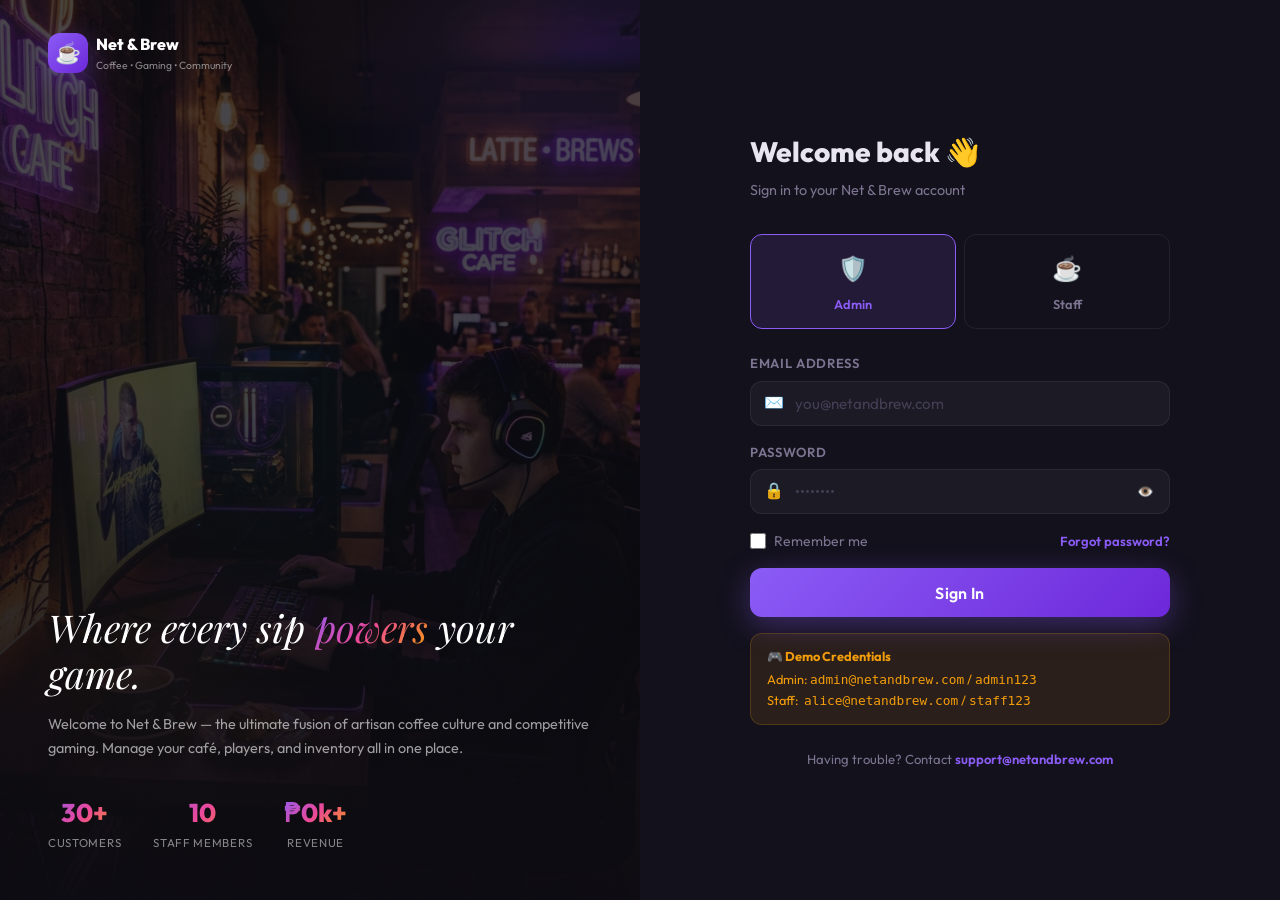
<file: index.html>
<!DOCTYPE html>
<html lang="en">
<head>
  <meta charset="UTF-8" />
  <meta name="viewport" content="width=device-width, initial-scale=1.0" />
  <meta name="description" content="Net & Brew — Login to the Coffee Shop & Gaming Cafe Information System." />
  <title>Login — Net & Brew Information System</title>
  <link rel="stylesheet" href="css/style.css" />
  <link rel="icon" href="data:image/svg+xml,<svg xmlns='http://www.w3.org/2000/svg' viewBox='0 0 100 100'><text y='.9em' font-size='90'>☕</text></svg>" />
  <style>
    .auth-tagline {
      font-family: var(--font-display);
      font-size: 2.4rem;
      font-style: italic;
      line-height: 1.2;
      color: #fff;
      margin-bottom: var(--space-md);
    }
    .auth-tagline span {
      background: var(--grad-hero);
      -webkit-background-clip: text;
      -webkit-text-fill-color: transparent;
      background-clip: text;
    }
    .auth-desc {
      color: rgba(255,255,255,0.6);
      font-size: 0.9rem;
      line-height: 1.7;
    }
    .auth-stats {
      display: flex;
      gap: var(--space-xl);
      margin-top: var(--space-xl);
    }
    .auth-stat-item { text-align: center; }
    .auth-stat-val {
      font-size: 1.6rem;
      font-weight: 800;
      background: var(--grad-hero);
      -webkit-background-clip: text;
      -webkit-text-fill-color: transparent;
      background-clip: text;
    }
    .auth-stat-lbl { font-size: 0.72rem; color: rgba(255,255,255,0.5); text-transform: uppercase; letter-spacing: 0.06em; }

    .form-title { font-size: 1.75rem; font-weight: 800; margin-bottom: 4px; }
    .form-subtitle { color: var(--clr-text-muted); font-size: 0.9rem; margin-bottom: var(--space-xl); }

    .role-selector {
      display: grid;
      grid-template-columns: 1fr 1fr;
      gap: var(--space-sm);
      margin-bottom: var(--space-lg);
    }
    .role-option {
      position: relative;
    }
    .role-option input { position: absolute; opacity: 0; width: 0; height: 0; }
    .role-label {
      display: flex;
      flex-direction: column;
      align-items: center;
      gap: 6px;
      padding: 0.875rem;
      border: 1px solid var(--clr-border);
      border-radius: var(--radius-md);
      cursor: pointer;
      transition: all var(--duration-base) var(--ease);
      font-size: 0.8rem;
      font-weight: 600;
      color: var(--clr-text-muted);
    }
    .role-label .role-icon { font-size: 1.5rem; }
    .role-option input:checked + .role-label {
      border-color: var(--clr-primary);
      background: var(--clr-primary-soft);
      color: var(--clr-primary);
    }
    .role-label:hover {
      border-color: var(--clr-border-hover);
      color: var(--clr-text);
    }

    .remember-forgot {
      display: flex;
      justify-content: space-between;
      align-items: center;
    }
    .forgot-link {
      font-size: 0.82rem;
      color: var(--clr-primary);
      font-weight: 600;
      transition: opacity var(--duration-fast);
    }
    .forgot-link:hover { opacity: 0.75; }

    .demo-creds {
      background: var(--clr-amber-soft);
      border: 1px solid rgba(245,158,11,0.2);
      border-radius: var(--radius-md);
      padding: 0.75rem 1rem;
      font-size: 0.8rem;
      color: var(--clr-amber);
      margin-top: var(--space-md);
    }
    .demo-creds strong { display: block; margin-bottom: 2px; font-weight: 700; }

    /* Animated background orbs */
    .auth-orbs {
      position: absolute;
      inset: 0;
      overflow: hidden;
      pointer-events: none;
      z-index: 0;
    }
    .orb {
      position: absolute;
      border-radius: 50%;
      filter: blur(80px);
      opacity: 0.15;
    }
    .orb-1 { width: 300px; height: 300px; background: var(--clr-primary); top: -50px; right: -50px; animation: float 6s ease-in-out infinite; }
    .orb-2 { width: 200px; height: 200px; background: var(--clr-amber); bottom: 100px; left: 50px; animation: float 8s ease-in-out infinite reverse; }
    .orb-3 { width: 150px; height: 150px; background: var(--clr-teal); top: 40%; left: 30%; animation: float 7s ease-in-out infinite 2s; }
  </style>
</head>
<body>

<div class="auth-layout">
  <!-- Left Panel -->
  <div class="auth-panel-left">
    <img src="assets/hero_bg.jpg" alt="Net & Brew Cafe Interior" class="bg-image" />
    <div class="auth-orbs">
      <div class="orb orb-1"></div>
      <div class="orb orb-2"></div>
      <div class="orb orb-3"></div>
    </div>
    <div class="auth-left-logo">
      <div style="width:40px;height:40px;background:var(--grad-primary);border-radius:var(--radius-md);display:flex;align-items:center;justify-content:center;font-size:1.3rem;box-shadow:var(--shadow-primary)">☕</div>
      <div>
        <div style="font-size:1rem;font-weight:800;color:#fff">Net & Brew</div>
        <div style="font-size:0.65rem;color:rgba(255,255,255,0.5)">Coffee • Gaming • Community</div>
      </div>
    </div>
    <div class="auth-left-content animate-slide-up">
      <div class="auth-tagline">Where every sip <span>powers</span> your game.</div>
      <p class="auth-desc">Welcome to Net & Brew — the ultimate fusion of artisan coffee culture and competitive gaming. Manage your café, players, and inventory all in one place.</p>
      <div class="auth-stats">
        <div class="auth-stat-item">
          <div class="auth-stat-val">30+</div>
          <div class="auth-stat-lbl">Customers</div>
        </div>
        <div class="auth-stat-item">
          <div class="auth-stat-val">10</div>
          <div class="auth-stat-lbl">Staff Members</div>
        </div>
        <div class="auth-stat-item">
          <div class="auth-stat-val">₱0k+</div>
          <div class="auth-stat-lbl">Revenue</div>
        </div>
      </div>
    </div>
  </div>

  <!-- Right Panel (Login Form) -->
  <div class="auth-panel-right">
    <div class="auth-form-wrap animate-slide-up-delay-1">
      <div id="loginAlert" class="alert alert-error hidden" style="margin-bottom:1rem" role="alert">
        <span>⚠️</span>
        <span id="loginAlertMsg">Invalid credentials.</span>
      </div>

      <h1 class="form-title">Welcome back 👋</h1>
      <p class="form-subtitle">Sign in to your Net & Brew account</p>

      <!-- Role Selector -->
      <div class="role-selector" role="radiogroup" aria-label="Select your role">
        <div class="role-option">
          <input type="radio" name="role" id="roleAdmin" value="admin" checked />
          <label class="role-label" for="roleAdmin">
            <span class="role-icon">🛡️</span>
            Admin
          </label>
        </div>
        <div class="role-option">
          <input type="radio" name="role" id="roleStaff" value="staff" />
          <label class="role-label" for="roleStaff">
            <span class="role-icon">☕</span>
            Staff
          </label>
        </div>
      </div>

      <form id="loginForm" novalidate>
        <div style="display:flex;flex-direction:column;gap:var(--space-md)">
          <div class="form-group">
            <label class="form-label" for="loginEmail">Email Address</label>
            <div class="input-wrapper">
              <span class="input-icon">✉️</span>
              <input class="form-control" type="email" id="loginEmail" placeholder="you@netandbrew.com" autocomplete="email" required />
            </div>
            <span class="form-error-msg hidden" id="emailError">Please enter a valid email.</span>
          </div>

          <div class="form-group">
            <label class="form-label" for="loginPassword">Password</label>
            <div class="input-wrapper">
              <span class="input-icon">🔒</span>
              <input class="form-control" type="password" id="loginPassword" placeholder="••••••••" autocomplete="current-password" required />
              <button class="input-action" type="button" id="togglePass" aria-label="Toggle password visibility">👁️</button>
            </div>
            <span class="form-error-msg hidden" id="passError">Password is required.</span>
          </div>

          <div class="remember-forgot">
            <label class="checkbox-group">
              <input type="checkbox" id="rememberMe" />
              <span>Remember me</span>
            </label>
            <a href="forgot-password.html" class="forgot-link">Forgot password?</a>
          </div>

          <button class="btn btn-primary btn-full btn-lg" type="submit" id="loginBtn">
            <span id="loginBtnText">Sign In</span>
            <span class="loader hidden" id="loginLoader"></span>
          </button>
        </div>
      </form>

      <div class="demo-creds">
        <strong>🎮 Demo Credentials</strong>
        Admin: <code>admin@netandbrew.com</code> / <code>admin123</code><br/>
        Staff: &nbsp;<code>alice@netandbrew.com</code> / <code>staff123</code>
      </div>

      <p style="text-align:center;margin-top:var(--space-lg);font-size:0.82rem;color:var(--clr-text-muted)">
        Having trouble? Contact <a href="mailto:support@netandbrew.com" style="color:var(--clr-primary);font-weight:600">support@netandbrew.com</a>
      </p>
    </div>
  </div>
</div>

<!-- Toast Container -->
<div class="toast-container" id="toastContainer"></div>

<script>
  /* ── Demo Auth ── */
  const USERS = [
    { email: 'admin@netandbrew.com', password: 'admin123', role: 'admin', name: 'Alice Smith', avatar: 'AS' },
    { email: 'alice@netandbrew.com', password: 'staff123', role: 'staff', name: 'Bob Jones', avatar: 'BJ' },
  ];

  /* Toggle password visibility */
  document.getElementById('togglePass').addEventListener('click', function() {
    const inp = document.getElementById('loginPassword');
    const isText = inp.type === 'text';
    inp.type = isText ? 'password' : 'text';
    this.textContent = isText ? '👁️' : '🙈';
  });

  /* Form submission */
  document.getElementById('loginForm').addEventListener('submit', function(e) {
    e.preventDefault();
    const email    = document.getElementById('loginEmail').value.trim();
    const password = document.getElementById('loginPassword').value;
    const role     = document.querySelector('input[name="role"]:checked').value;
    let valid = true;

    // Validate email
    const emailErr = document.getElementById('emailError');
    const emailCtrl = document.getElementById('loginEmail');
    if (!email || !/^[^\s@]+@[^\s@]+\.[^\s@]+$/.test(email)) {
      emailCtrl.classList.add('is-error');
      emailErr.classList.remove('hidden');
      valid = false;
    } else {
      emailCtrl.classList.remove('is-error');
      emailErr.classList.add('hidden');
    }

    // Validate password
    const passErr  = document.getElementById('passError');
    const passCtrl = document.getElementById('loginPassword');
    if (!password) {
      passCtrl.classList.add('is-error');
      passErr.classList.remove('hidden');
      valid = false;
    } else {
      passCtrl.classList.remove('is-error');
      passErr.classList.add('hidden');
    }

    if (!valid) return;

    // Show loading
    document.getElementById('loginBtnText').classList.add('hidden');
    document.getElementById('loginLoader').classList.remove('hidden');
    document.getElementById('loginBtn').disabled = true;

    setTimeout(() => {
      const user = USERS.find(u => u.email === email && u.password === password);
      if (user) {
        // Save session
        sessionStorage.setItem('nb_user', JSON.stringify(user));
        showToast('Welcome back, ' + user.name + '! 🎮☕', 'success');
        setTimeout(() => { window.location.href = 'dashboard.html'; }, 800);
      } else {
        document.getElementById('loginBtn').disabled = false;
        document.getElementById('loginBtnText').classList.remove('hidden');
        document.getElementById('loginLoader').classList.add('hidden');
        const alert = document.getElementById('loginAlert');
        document.getElementById('loginAlertMsg').textContent = 'Invalid email or password. Try the demo credentials.';
        alert.classList.remove('hidden');
        setTimeout(() => alert.classList.add('hidden'), 4000);
      }
    }, 1200);
  });

  /* Toast helper */
  function showToast(msg, type = 'success') {
    const tc = document.getElementById('toastContainer');
    const toast = document.createElement('div');
    toast.className = `toast toast-${type}`;
    toast.innerHTML = `<span class="toast-icon">${type === 'success' ? '✅' : '❌'}</span><span>${msg}</span>`;
    tc.appendChild(toast);
    setTimeout(() => toast.remove(), 3500);
  }
</script>
</body>
</html>
</file>
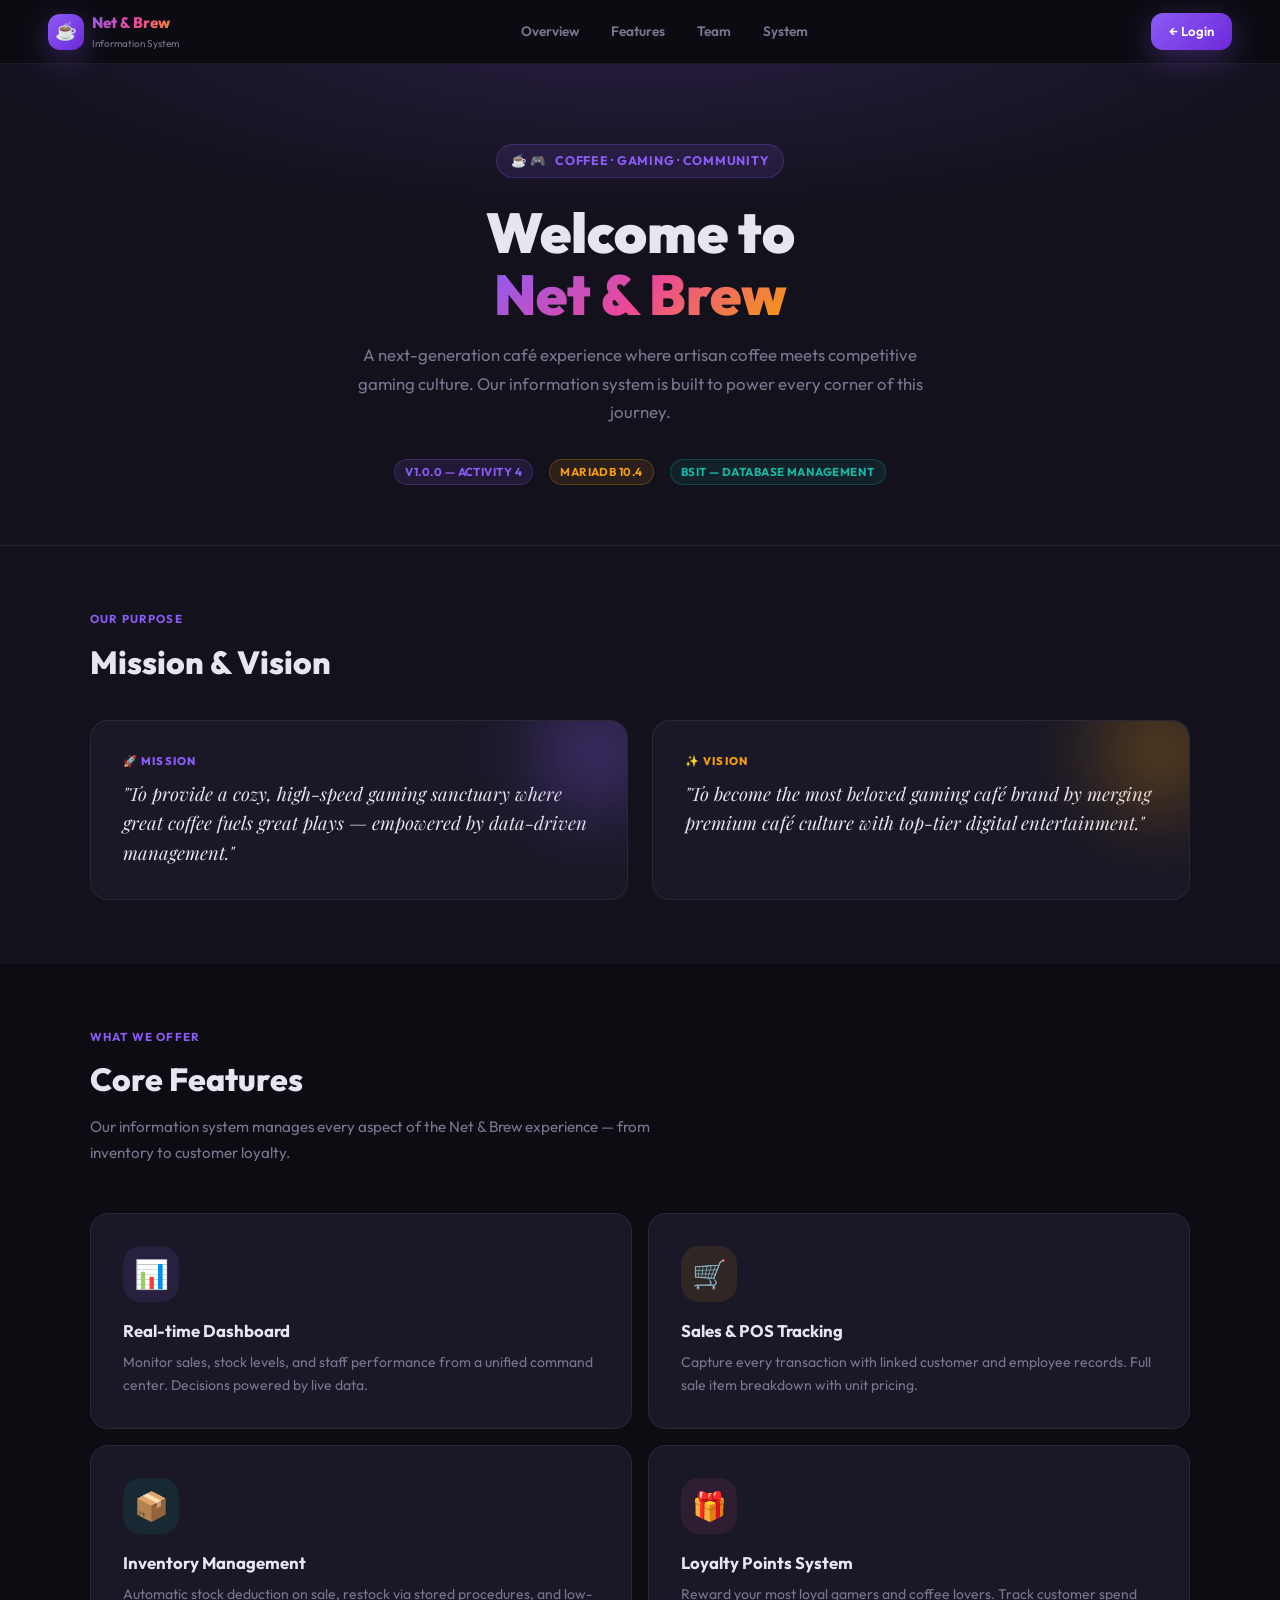
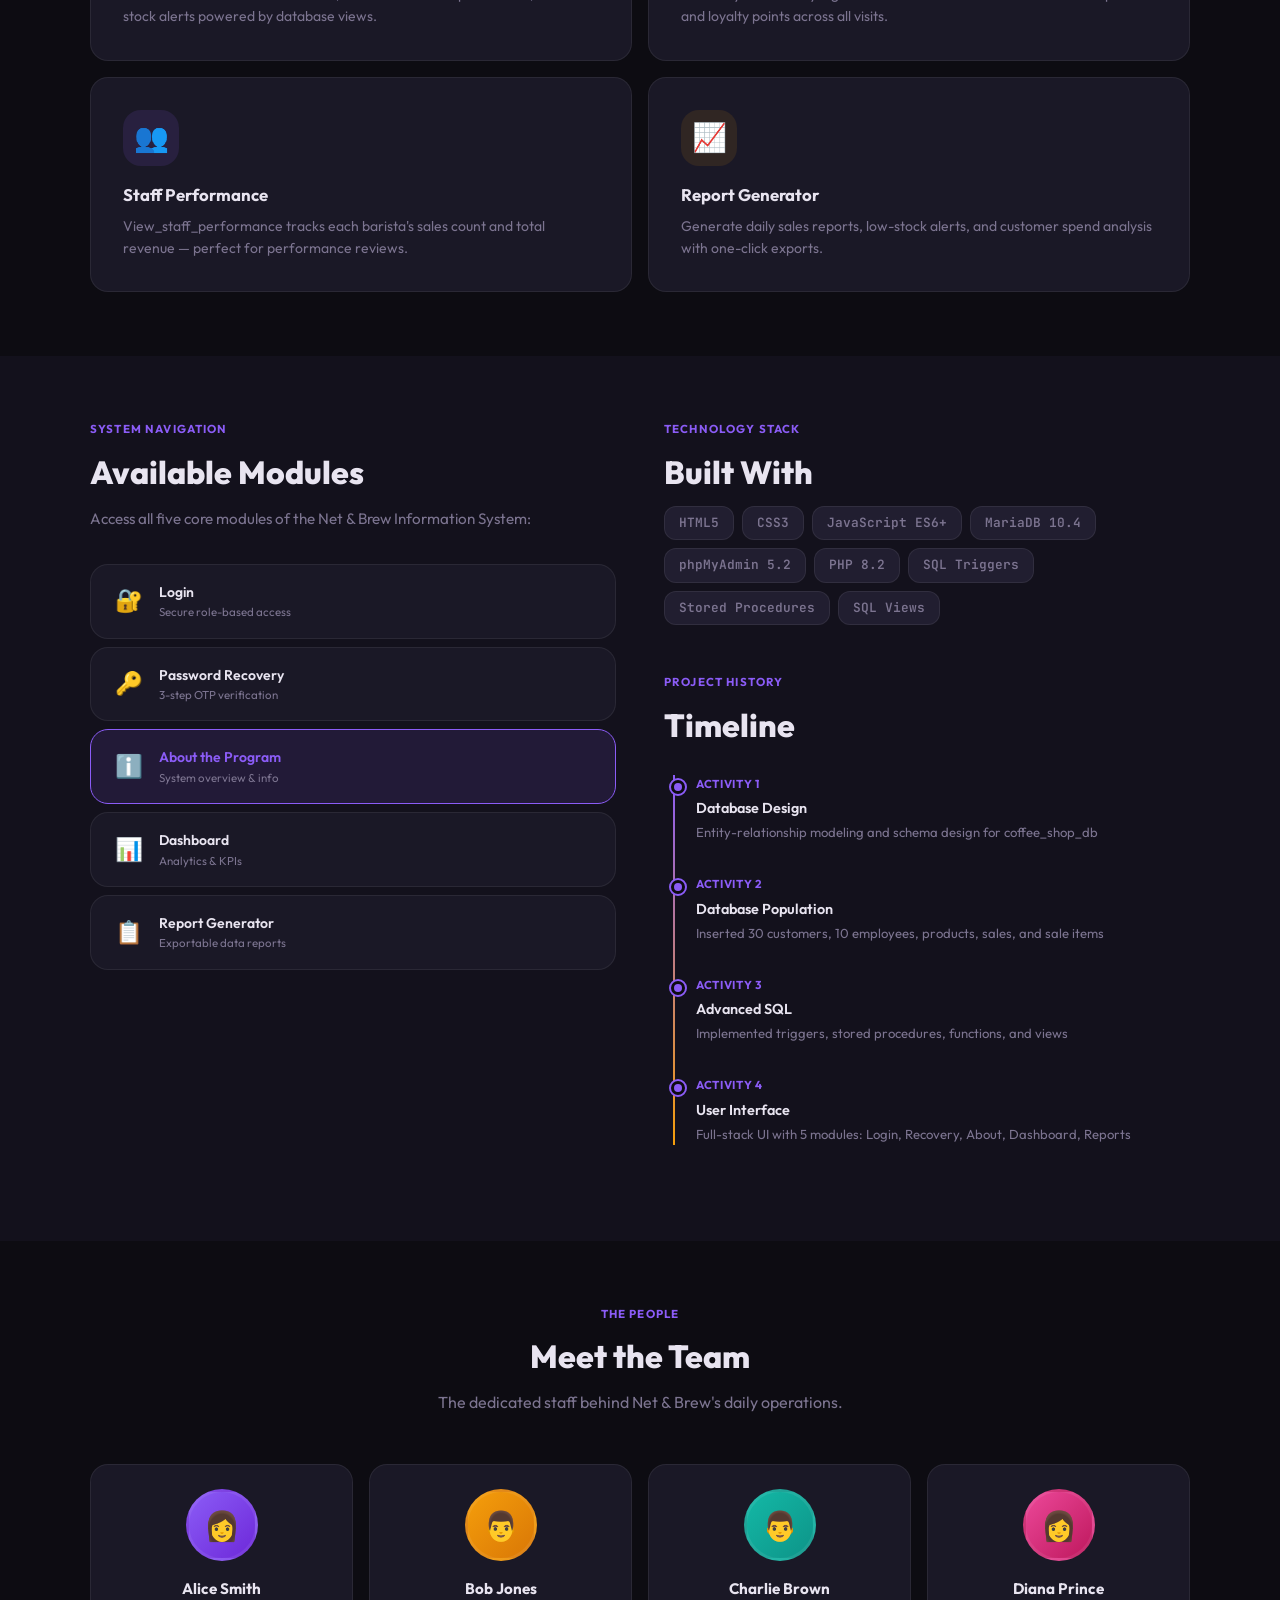
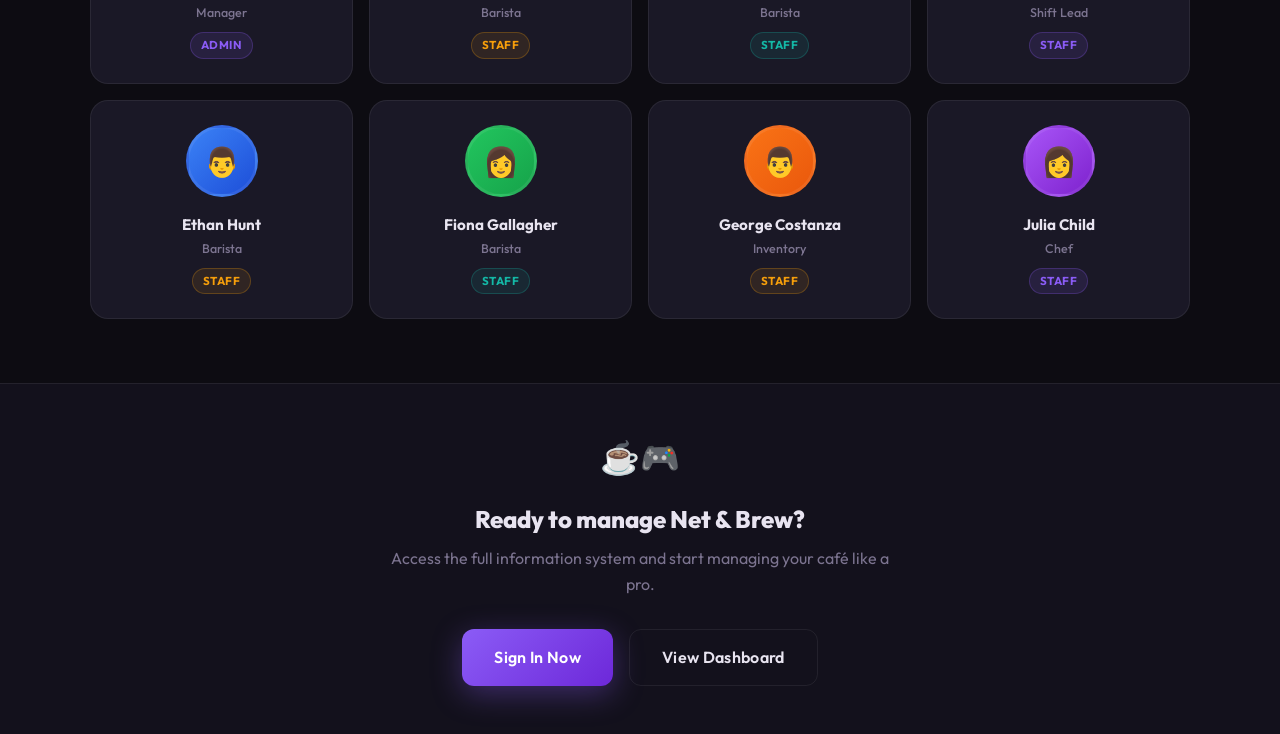
<file: about.html>
<!DOCTYPE html>
<html lang="en">
<head>
  <meta charset="UTF-8" />
  <meta name="viewport" content="width=device-width, initial-scale=1.0" />
  <meta name="description" content="About Net & Brew — Our story, mission, and team behind the best gaming cafe in the city." />
  <title>About the Program — Net & Brew Information System</title>
  <link rel="stylesheet" href="css/style.css" />
  <link rel="icon" href="data:image/svg+xml,<svg xmlns='http://www.w3.org/2000/svg' viewBox='0 0 100 100'><text y='.9em' font-size='90'>☕</text></svg>" />
  <style>
    /* Hero */
    .about-hero {
      position: relative;
      overflow: hidden;
      padding: 80px var(--space-2xl) 60px;
      text-align: center;
      background: var(--clr-bg-2);
      border-bottom: 1px solid var(--clr-border);
    }
    .about-hero::before {
      content: '';
      position: absolute;
      inset: 0;
      background: radial-gradient(ellipse 80% 60% at 50% -10%, rgba(139,92,246,0.18) 0%, transparent 70%);
    }
    .about-hero-badge {
      display: inline-flex;
      align-items: center;
      gap: 8px;
      background: var(--clr-primary-soft);
      border: 1px solid rgba(139,92,246,0.25);
      color: var(--clr-primary);
      font-size: 0.78rem;
      font-weight: 700;
      letter-spacing: 0.06em;
      text-transform: uppercase;
      padding: 6px 14px;
      border-radius: var(--radius-full);
      margin-bottom: var(--space-lg);
    }
    .about-hero-title {
      font-size: clamp(2rem, 5vw, 3.5rem);
      font-weight: 900;
      line-height: 1.1;
      margin-bottom: var(--space-md);
    }
    .about-hero-title .gradient-text {
      background: var(--grad-hero);
      -webkit-background-clip: text;
      -webkit-text-fill-color: transparent;
      background-clip: text;
    }
    .about-hero-desc {
      max-width: 600px;
      margin: 0 auto var(--space-xl);
      color: var(--clr-text-muted);
      font-size: 1.05rem;
      line-height: 1.7;
    }

    /* Feature cards */
    .feature-icon {
      width: 56px; height: 56px;
      border-radius: var(--radius-lg);
      display: flex; align-items: center; justify-content: center;
      font-size: 1.75rem;
      margin-bottom: var(--space-md);
      flex-shrink: 0;
    }
    .feature-card {
      background: var(--clr-surface);
      border: 1px solid var(--clr-border);
      border-radius: var(--radius-lg);
      padding: var(--space-xl);
      transition: all var(--duration-base) var(--ease);
      position: relative;
      overflow: hidden;
    }
    .feature-card::before {
      content: '';
      position: absolute;
      inset: 0;
      opacity: 0;
      transition: opacity var(--duration-slow) var(--ease);
    }
    .feature-card:hover { transform: translateY(-4px); box-shadow: var(--shadow-md); }
    .feature-card:hover::before { opacity: 1; }
    .feature-card.card-purple::before { background: radial-gradient(circle at top left, rgba(139,92,246,0.07) 0%, transparent 60%); }
    .feature-card.card-amber::before  { background: radial-gradient(circle at top left, rgba(245,158,11,0.07) 0%,  transparent 60%); }
    .feature-card.card-teal::before   { background: radial-gradient(circle at top left, rgba(20,184,166,0.07) 0%,  transparent 60%); }
    .feature-card.card-pink::before   { background: radial-gradient(circle at top left, rgba(236,72,153,0.07) 0%,  transparent 60%); }
    .feature-title { font-size: 1.05rem; font-weight: 700; margin-bottom: 6px; }
    .feature-desc  { color: var(--clr-text-muted); font-size: 0.875rem; line-height: 1.6; }

    /* Team */
    .team-card {
      background: var(--clr-surface);
      border: 1px solid var(--clr-border);
      border-radius: var(--radius-lg);
      padding: var(--space-lg);
      text-align: center;
      transition: all var(--duration-base) var(--ease);
    }
    .team-card:hover { transform: translateY(-4px); box-shadow: var(--shadow-md); border-color: var(--clr-border-hover); }
    .team-avatar {
      width: 72px; height: 72px;
      border-radius: 50%;
      display: flex; align-items: center; justify-content: center;
      font-size: 1.8rem;
      margin: 0 auto var(--space-md);
      border: 3px solid var(--clr-border);
      position: relative;
    }
    .team-avatar::after {
      content: '';
      position: absolute;
      inset: -4px;
      border-radius: 50%;
      border: 2px solid transparent;
      background: var(--grad-primary) border-box;
      -webkit-mask: linear-gradient(#fff 0 0) padding-box, linear-gradient(#fff 0 0);
      -webkit-mask-composite: destination-out;
      mask-composite: exclude;
      opacity: 0;
      transition: opacity var(--duration-base);
    }
    .team-card:hover .team-avatar::after { opacity: 1; }
    .team-name { font-size: 0.95rem; font-weight: 700; margin-bottom: 2px; }
    .team-role { font-size: 0.78rem; color: var(--clr-text-muted); font-weight: 500; }

    /* Timeline */
    .timeline { position: relative; padding-left: 32px; }
    .timeline::before {
      content: '';
      position: absolute;
      left: 9px; top: 0; bottom: 0;
      width: 2px;
      background: linear-gradient(to bottom, var(--clr-primary), var(--clr-amber));
    }
    .timeline-item { position: relative; margin-bottom: var(--space-xl); }
    .timeline-dot {
      position: absolute;
      left: -27px; top: 3px;
      width: 18px; height: 18px;
      border-radius: 50%;
      border: 2px solid var(--clr-primary);
      background: var(--clr-bg);
      display: flex; align-items: center; justify-content: center;
    }
    .timeline-dot::after {
      content: '';
      width: 8px; height: 8px;
      border-radius: 50%;
      background: var(--clr-primary);
    }
    .timeline-year { font-size: 0.72rem; font-weight: 700; color: var(--clr-primary); text-transform: uppercase; letter-spacing: 0.06em; margin-bottom: 4px; }
    .timeline-event { font-size: 0.9rem; font-weight: 600; margin-bottom: 2px; }
    .timeline-detail { font-size: 0.82rem; color: var(--clr-text-muted); }

    /* Section */
    .content-section { padding: var(--space-3xl) var(--space-2xl); }
    .section-eyebrow {
      font-size: 0.72rem; font-weight: 700; letter-spacing: 0.1em;
      text-transform: uppercase; color: var(--clr-primary);
      margin-bottom: var(--space-sm);
    }
    .section-heading { font-size: clamp(1.4rem, 3vw, 2rem); font-weight: 800; margin-bottom: var(--space-sm); }
    .section-lead { color: var(--clr-text-muted); font-size: 0.95rem; max-width: 600px; line-height: 1.7; }

    /* System modules grid */
    .modules-grid { display: grid; grid-template-columns: repeat(auto-fit, minmax(200px, 1fr)); gap: var(--space-md); }
    .module-pill {
      background: var(--clr-surface);
      border: 1px solid var(--clr-border);
      border-radius: var(--radius-lg);
      padding: var(--space-md) var(--space-lg);
      display: flex;
      align-items: center;
      gap: var(--space-md);
      transition: all var(--duration-base) var(--ease);
      text-decoration: none;
      color: var(--clr-text);
    }
    .module-pill:hover { border-color: var(--clr-primary); background: var(--clr-primary-soft); transform: translateX(4px); }
    .module-pill .mp-icon { font-size: 1.4rem; }
    .module-pill .mp-text { font-size: 0.875rem; font-weight: 600; }

    /* Tech stack */
    .tech-tag {
      background: var(--clr-surface-2);
      border: 1px solid var(--clr-border);
      border-radius: var(--radius-md);
      padding: 6px 14px;
      font-size: 0.8rem;
      font-weight: 600;
      font-family: var(--font-mono);
      color: var(--clr-text-muted);
      display: inline-block;
    }

    /* Mission/Vision cards */
    .mv-card {
      background: var(--clr-surface);
      border: 1px solid var(--clr-border);
      border-radius: var(--radius-lg);
      padding: var(--space-xl);
      position: relative;
      overflow: hidden;
    }
    .mv-label {
      font-size: 0.7rem;
      font-weight: 800;
      letter-spacing: 0.1em;
      text-transform: uppercase;
      margin-bottom: var(--space-sm);
    }
    .mv-text {
      font-family: var(--font-display);
      font-size: 1.15rem;
      font-style: italic;
      line-height: 1.6;
      color: var(--clr-text);
    }
    .mv-card.mission::before {
      content: '';
      position: absolute;
      top: -30px; right: -30px;
      width: 120px; height: 120px;
      border-radius: 50%;
      background: var(--clr-primary-glow);
      filter: blur(40px);
    }
    .mv-card.vision::before {
      content: '';
      position: absolute;
      top: -30px; right: -30px;
      width: 120px; height: 120px;
      border-radius: 50%;
      background: var(--clr-amber-glow);
      filter: blur(40px);
    }

    /* Topnav for about page */
    .about-topnav {
      position: sticky; top: 0; z-index: 100;
      background: rgba(13,12,18,0.85);
      backdrop-filter: blur(20px);
      border-bottom: 1px solid var(--clr-border);
      padding: 0 var(--space-2xl);
      height: 64px;
      display: flex; align-items: center; justify-content: space-between;
    }
    .about-nav-brand { display: flex; align-items: center; gap: var(--space-sm); }
    .about-nav-links { display: flex; align-items: center; gap: var(--space-md); }
    .about-nav-links a {
      font-size: 0.85rem; font-weight: 600; color: var(--clr-text-muted);
      transition: color var(--duration-fast);
      padding: 4px 8px;
    }
    .about-nav-links a:hover { color: var(--clr-text); }

    /* Responsive */
    @media (max-width: 768px) {
      .content-section { padding: var(--space-2xl) var(--space-lg); }
      .about-hero { padding: 60px var(--space-lg) 40px; }
      .about-topnav { padding: 0 var(--space-lg); }
      .about-nav-links { display: none; }
    }
  </style>
</head>
<body>

<!-- Top Nav -->
<nav class="about-topnav">
  <div class="about-nav-brand">
    <div style="width:36px;height:36px;background:var(--grad-primary);border-radius:var(--radius-md);display:flex;align-items:center;justify-content:center;font-size:1.1rem;box-shadow:var(--shadow-primary)">☕</div>
    <div>
      <div style="font-size:0.95rem;font-weight:800;background:var(--grad-hero);-webkit-background-clip:text;-webkit-text-fill-color:transparent;background-clip:text">Net & Brew</div>
      <div style="font-size:0.62rem;color:var(--clr-text-muted)">Information System</div>
    </div>
  </div>
  <div class="about-nav-links">
    <a href="#overview">Overview</a>
    <a href="#features">Features</a>
    <a href="#team">Team</a>
    <a href="#system">System</a>
  </div>
  <a href="index.html" class="btn btn-primary" style="font-size:0.82rem;padding:0.5rem 1.1rem;">← Login</a>
</nav>

<!-- Hero -->
<section class="about-hero" id="overview">
  <div style="position:relative;z-index:1">
    <div class="about-hero-badge">☕ 🎮 &nbsp; Coffee · Gaming · Community</div>
    <h1 class="about-hero-title">
      Welcome to<br/>
      <span class="gradient-text">Net & Brew</span>
    </h1>
    <p class="about-hero-desc">A next-generation café experience where artisan coffee meets competitive gaming culture. Our information system is built to power every corner of this journey.</p>
    <div style="display:flex;gap:var(--space-md);justify-content:center;flex-wrap:wrap">
      <div class="badge badge-primary">v1.0.0 — Activity 4</div>
      <div class="badge badge-amber">MariaDB 10.4</div>
      <div class="badge badge-teal">BSIT — Database Management</div>
    </div>
  </div>
</section>

<!-- Mission & Vision -->
<section class="content-section" style="background:var(--clr-bg-2)">
  <div style="max-width:1100px;margin:0 auto">
    <div class="section-eyebrow">Our Purpose</div>
    <div class="section-heading">Mission & Vision</div>
    <div class="grid-2" style="margin-top:var(--space-xl)">
      <div class="mv-card mission">
        <div class="mv-label" style="color:var(--clr-primary)">🚀 Mission</div>
        <p class="mv-text">"To provide a cozy, high-speed gaming sanctuary where great coffee fuels great plays — empowered by data-driven management."</p>
      </div>
      <div class="mv-card vision">
        <div class="mv-label" style="color:var(--clr-amber)">✨ Vision</div>
        <p class="mv-text">"To become the most beloved gaming café brand by merging premium café culture with top-tier digital entertainment."</p>
      </div>
    </div>
  </div>
</section>

<!-- Features -->
<section class="content-section" id="features">
  <div style="max-width:1100px;margin:0 auto">
    <div class="section-eyebrow">What We Offer</div>
    <div class="section-heading">Core Features</div>
    <p class="section-lead" style="margin-bottom:var(--space-2xl)">Our information system manages every aspect of the Net & Brew experience — from inventory to customer loyalty.</p>

    <div class="grid-2" style="gap:var(--space-md)">
      <div class="feature-card card-purple animate-slide-up">
        <div class="feature-icon" style="background:var(--clr-primary-soft)">📊</div>
        <div class="feature-title">Real-time Dashboard</div>
        <p class="feature-desc">Monitor sales, stock levels, and staff performance from a unified command center. Decisions powered by live data.</p>
      </div>
      <div class="feature-card card-amber animate-slide-up-delay-1">
        <div class="feature-icon" style="background:var(--clr-amber-soft)">🛒</div>
        <div class="feature-title">Sales & POS Tracking</div>
        <p class="feature-desc">Capture every transaction with linked customer and employee records. Full sale item breakdown with unit pricing.</p>
      </div>
      <div class="feature-card card-teal animate-slide-up-delay-2">
        <div class="feature-icon" style="background:var(--clr-teal-soft)">📦</div>
        <div class="feature-title">Inventory Management</div>
        <p class="feature-desc">Automatic stock deduction on sale, restock via stored procedures, and low-stock alerts powered by database views.</p>
      </div>
      <div class="feature-card card-pink animate-slide-up-delay-3">
        <div class="feature-icon" style="background:rgba(236,72,153,0.1)">🎁</div>
        <div class="feature-title">Loyalty Points System</div>
        <p class="feature-desc">Reward your most loyal gamers and coffee lovers. Track customer spend and loyalty points across all visits.</p>
      </div>
      <div class="feature-card card-purple">
        <div class="feature-icon" style="background:var(--clr-primary-soft)">👥</div>
        <div class="feature-title">Staff Performance</div>
        <p class="feature-desc">View_staff_performance tracks each barista's sales count and total revenue — perfect for performance reviews.</p>
      </div>
      <div class="feature-card card-amber">
        <div class="feature-icon" style="background:var(--clr-amber-soft)">📈</div>
        <div class="feature-title">Report Generator</div>
        <p class="feature-desc">Generate daily sales reports, low-stock alerts, and customer spend analysis with one-click exports.</p>
      </div>
    </div>
  </div>
</section>

<!-- System Info -->
<section class="content-section" id="system" style="background:var(--clr-bg-2)">
  <div style="max-width:1100px;margin:0 auto">
    <div class="grid-2" style="gap:var(--space-2xl);align-items:start">
      
      <!-- Left: Modules -->
      <div>
        <div class="section-eyebrow">System Navigation</div>
        <div class="section-heading">Available Modules</div>
        <p class="section-lead" style="margin-bottom:var(--space-xl)">Access all five core modules of the Net & Brew Information System:</p>
        <div style="display:flex;flex-direction:column;gap:var(--space-sm)">
          <a href="index.html" class="module-pill">
            <span class="mp-icon">🔐</span>
            <div><div class="mp-text">Login</div><div style="font-size:0.72rem;color:var(--clr-text-muted)">Secure role-based access</div></div>
          </a>
          <a href="forgot-password.html" class="module-pill">
            <span class="mp-icon">🔑</span>
            <div><div class="mp-text">Password Recovery</div><div style="font-size:0.72rem;color:var(--clr-text-muted)">3-step OTP verification</div></div>
          </a>
          <a href="about.html" class="module-pill" style="border-color:var(--clr-primary);background:var(--clr-primary-soft)">
            <span class="mp-icon">ℹ️</span>
            <div><div class="mp-text" style="color:var(--clr-primary)">About the Program</div><div style="font-size:0.72rem;color:var(--clr-text-muted)">System overview & info</div></div>
          </a>
          <a href="dashboard.html" class="module-pill">
            <span class="mp-icon">📊</span>
            <div><div class="mp-text">Dashboard</div><div style="font-size:0.72rem;color:var(--clr-text-muted)">Analytics & KPIs</div></div>
          </a>
          <a href="reports.html" class="module-pill">
            <span class="mp-icon">📋</span>
            <div><div class="mp-text">Report Generator</div><div style="font-size:0.72rem;color:var(--clr-text-muted)">Exportable data reports</div></div>
          </a>
        </div>
      </div>

      <!-- Right: Tech stack & timeline -->
      <div>
        <div class="section-eyebrow">Technology Stack</div>
        <div class="section-heading">Built With</div>
        <div style="display:flex;flex-wrap:wrap;gap:var(--space-sm);margin-bottom:var(--space-2xl)">
          <span class="tech-tag">HTML5</span>
          <span class="tech-tag">CSS3</span>
          <span class="tech-tag">JavaScript ES6+</span>
          <span class="tech-tag">MariaDB 10.4</span>
          <span class="tech-tag">phpMyAdmin 5.2</span>
          <span class="tech-tag">PHP 8.2</span>
          <span class="tech-tag">SQL Triggers</span>
          <span class="tech-tag">Stored Procedures</span>
          <span class="tech-tag">SQL Views</span>
        </div>

        <div class="section-eyebrow">Project History</div>
        <div class="section-heading" style="margin-bottom:var(--space-lg)">Timeline</div>
        <div class="timeline">
          <div class="timeline-item">
            <div class="timeline-dot"></div>
            <div class="timeline-year">Activity 1</div>
            <div class="timeline-event">Database Design</div>
            <div class="timeline-detail">Entity-relationship modeling and schema design for coffee_shop_db</div>
          </div>
          <div class="timeline-item">
            <div class="timeline-dot"></div>
            <div class="timeline-year">Activity 2</div>
            <div class="timeline-event">Database Population</div>
            <div class="timeline-detail">Inserted 30 customers, 10 employees, products, sales, and sale items</div>
          </div>
          <div class="timeline-item">
            <div class="timeline-dot"></div>
            <div class="timeline-year">Activity 3</div>
            <div class="timeline-event">Advanced SQL</div>
            <div class="timeline-detail">Implemented triggers, stored procedures, functions, and views</div>
          </div>
          <div class="timeline-item">
            <div class="timeline-dot"></div>
            <div class="timeline-year">Activity 4</div>
            <div class="timeline-event">User Interface</div>
            <div class="timeline-detail">Full-stack UI with 5 modules: Login, Recovery, About, Dashboard, Reports</div>
          </div>
        </div>
      </div>
    </div>
  </div>
</section>

<!-- Team -->
<section class="content-section" id="team">
  <div style="max-width:1100px;margin:0 auto">
    <div style="text-align:center;margin-bottom:var(--space-2xl)">
      <div class="section-eyebrow">The People</div>
      <div class="section-heading">Meet the Team</div>
      <p style="color:var(--clr-text-muted)">The dedicated staff behind Net & Brew's daily operations.</p>
    </div>

    <div class="grid-4" style="gap:var(--space-md)">
      <div class="team-card animate-slide-up">
        <div class="team-avatar" style="background:linear-gradient(135deg,#8b5cf6,#6d28d9)">👩</div>
        <div class="team-name">Alice Smith</div>
        <div class="team-role">Manager</div>
        <div style="margin-top:var(--space-sm)"><span class="badge badge-primary">Admin</span></div>
      </div>
      <div class="team-card animate-slide-up-delay-1">
        <div class="team-avatar" style="background:linear-gradient(135deg,#f59e0b,#d97706)">👨</div>
        <div class="team-name">Bob Jones</div>
        <div class="team-role">Barista</div>
        <div style="margin-top:var(--space-sm)"><span class="badge badge-amber">Staff</span></div>
      </div>
      <div class="team-card animate-slide-up-delay-2">
        <div class="team-avatar" style="background:linear-gradient(135deg,#14b8a6,#0d9488)">👨</div>
        <div class="team-name">Charlie Brown</div>
        <div class="team-role">Barista</div>
        <div style="margin-top:var(--space-sm)"><span class="badge badge-teal">Staff</span></div>
      </div>
      <div class="team-card animate-slide-up-delay-3">
        <div class="team-avatar" style="background:linear-gradient(135deg,#ec4899,#be185d)">👩</div>
        <div class="team-name">Diana Prince</div>
        <div class="team-role">Shift Lead</div>
        <div style="margin-top:var(--space-sm)"><span class="badge badge-primary">Staff</span></div>
      </div>
      <div class="team-card">
        <div class="team-avatar" style="background:linear-gradient(135deg,#3b82f6,#1d4ed8)">👨</div>
        <div class="team-name">Ethan Hunt</div>
        <div class="team-role">Barista</div>
        <div style="margin-top:var(--space-sm)"><span class="badge badge-amber">Staff</span></div>
      </div>
      <div class="team-card">
        <div class="team-avatar" style="background:linear-gradient(135deg,#22c55e,#16a34a)">👩</div>
        <div class="team-name">Fiona Gallagher</div>
        <div class="team-role">Barista</div>
        <div style="margin-top:var(--space-sm)"><span class="badge badge-teal">Staff</span></div>
      </div>
      <div class="team-card">
        <div class="team-avatar" style="background:linear-gradient(135deg,#f97316,#ea580c)">👨</div>
        <div class="team-name">George Costanza</div>
        <div class="team-role">Inventory</div>
        <div style="margin-top:var(--space-sm)"><span class="badge badge-amber">Staff</span></div>
      </div>
      <div class="team-card">
        <div class="team-avatar" style="background:linear-gradient(135deg,#a855f7,#7e22ce)">👩</div>
        <div class="team-name">Julia Child</div>
        <div class="team-role">Chef</div>
        <div style="margin-top:var(--space-sm)"><span class="badge badge-primary">Staff</span></div>
      </div>
    </div>
  </div>
</section>

<!-- CTA Footer -->
<section style="padding:var(--space-2xl);background:var(--clr-bg-2);border-top:1px solid var(--clr-border);text-align:center">
  <div style="max-width:500px;margin:0 auto">
    <div style="font-size:2rem;margin-bottom:var(--space-md)">☕🎮</div>
    <h2 style="font-size:1.5rem;font-weight:800;margin-bottom:var(--space-sm)">Ready to manage Net & Brew?</h2>
    <p style="color:var(--clr-text-muted);margin-bottom:var(--space-xl)">Access the full information system and start managing your café like a pro.</p>
    <div style="display:flex;gap:var(--space-md);justify-content:center;flex-wrap:wrap">
      <a href="index.html" class="btn btn-primary btn-lg">Sign In Now</a>
      <a href="dashboard.html" class="btn btn-ghost btn-lg">View Dashboard</a>
    </div>
  </div>
</section>

</body>
</html>
</file>
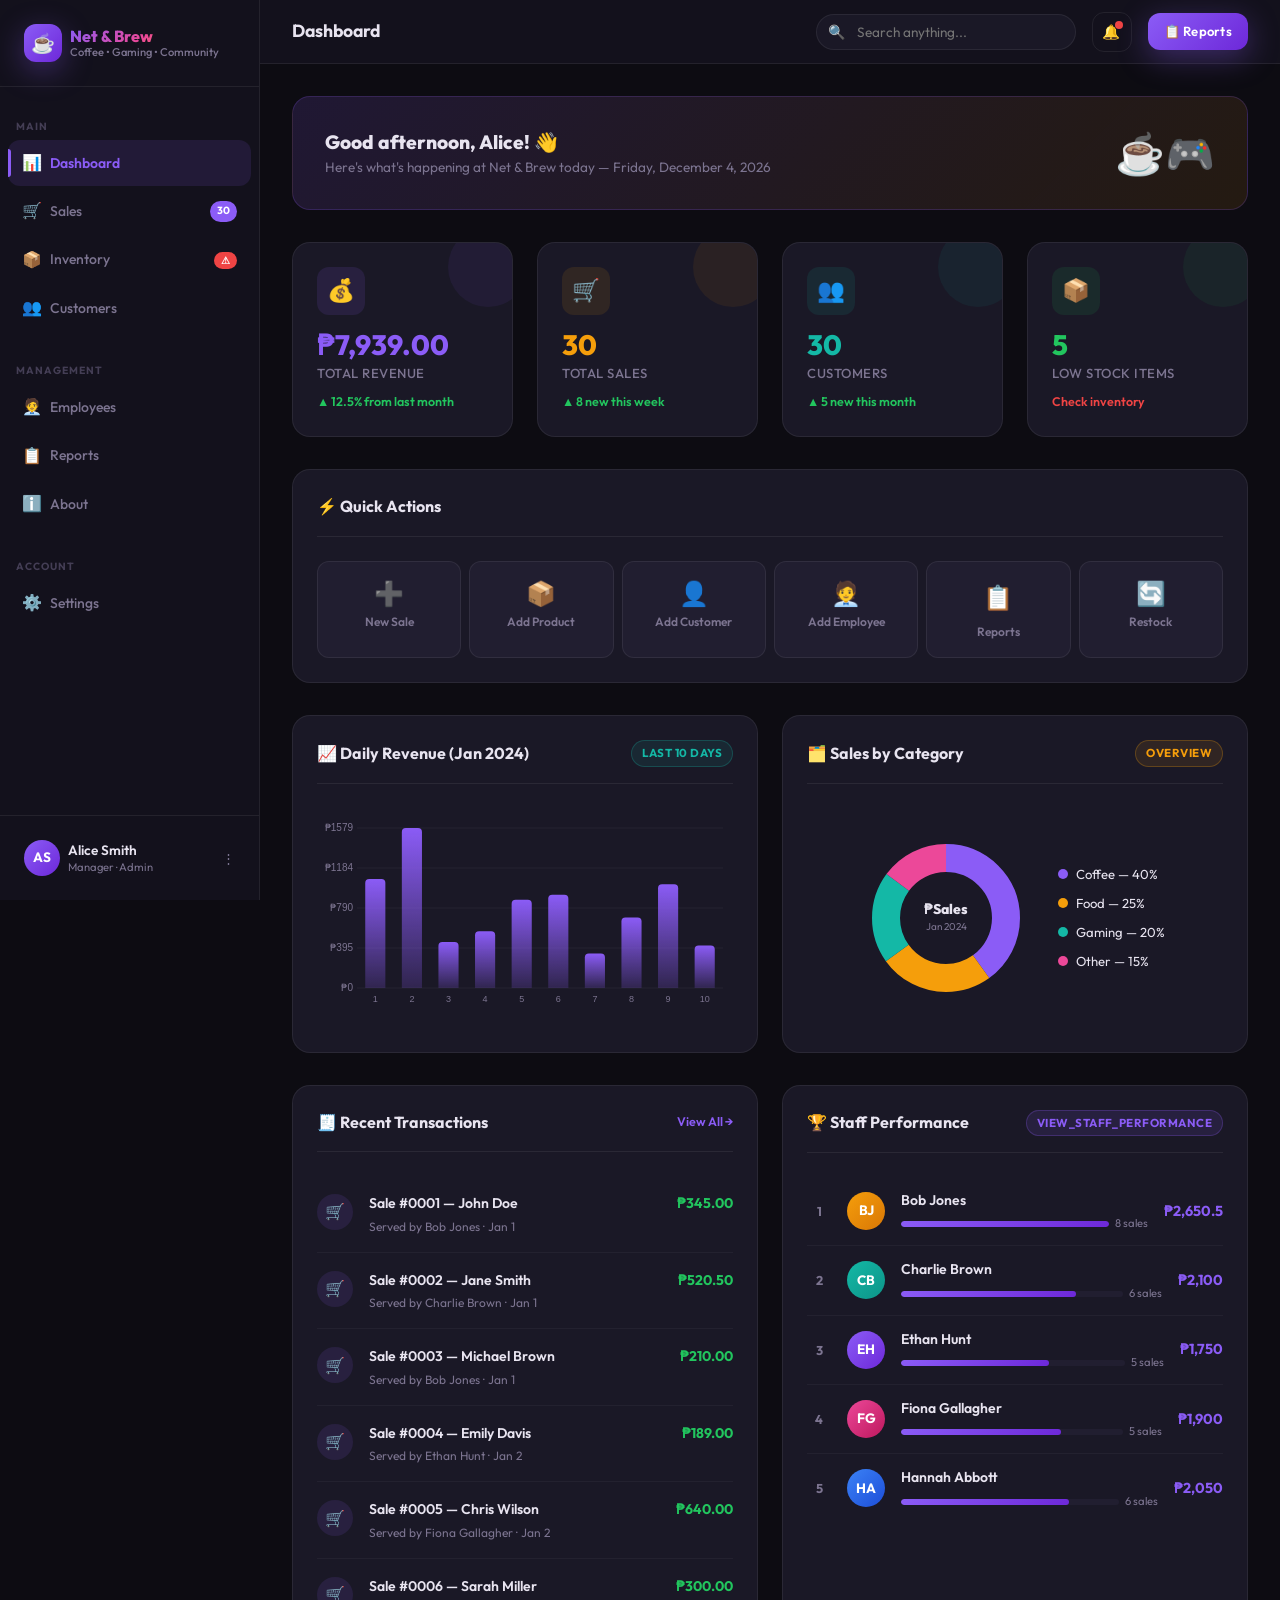
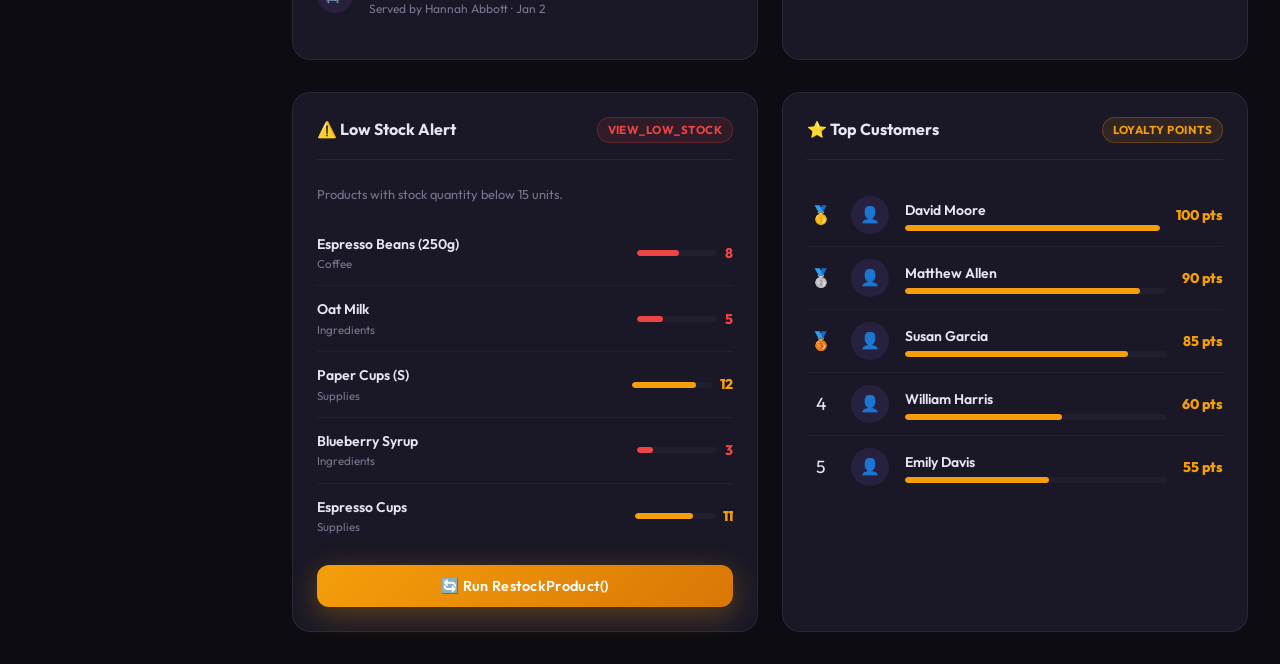
<file: dashboard.html>
<!DOCTYPE html>
<html lang="en">
<head>
  <meta charset="UTF-8" />
  <meta name="viewport" content="width=device-width, initial-scale=1.0" />
  <meta name="description" content="Net & Brew Dashboard — Real-time analytics, staff performance, and inventory overview." />
  <title>Dashboard — Net & Brew Information System</title>
  <link rel="stylesheet" href="css/style.css" />
  <link rel="icon" href="data:image/svg+xml,<svg xmlns='http://www.w3.org/2000/svg' viewBox='0 0 100 100'><text y='.9em' font-size='90'>☕</text></svg>" />
  <style>
    /* Stat Card Colors */
    .stat-purple .stat-icon { background: var(--clr-primary-soft); }
    .stat-purple .stat-value { color: var(--clr-primary); }
    .stat-purple::after { background: var(--clr-primary); }

    .stat-amber .stat-icon { background: var(--clr-amber-soft); }
    .stat-amber .stat-value { color: var(--clr-amber); }
    .stat-amber::after { background: var(--clr-amber); }

    .stat-teal .stat-icon { background: var(--clr-teal-soft); }
    .stat-teal .stat-value { color: var(--clr-teal); }
    .stat-teal::after { background: var(--clr-teal); }

    .stat-success .stat-icon { background: rgba(34,197,94,0.1); }
    .stat-success .stat-value { color: var(--clr-success); }
    .stat-success::after { background: var(--clr-success); }

    /* Activity feed */
    .activity-item {
      display: flex; gap: var(--space-md);
      padding: var(--space-md) 0;
      border-bottom: 1px solid rgba(255,255,255,0.04);
      align-items: flex-start;
    }
    .activity-item:last-child { border-bottom: none; }
    .activity-dot {
      width: 36px; height: 36px;
      border-radius: 50%;
      display: flex; align-items: center; justify-content: center;
      font-size: 1rem;
      flex-shrink: 0;
      margin-top: 2px;
    }
    .activity-info { flex: 1; }
    .activity-title { font-size: 0.875rem; font-weight: 600; margin-bottom: 2px; }
    .activity-time  { font-size: 0.75rem; color: var(--clr-text-muted); }
    .activity-amount { font-size: 0.875rem; font-weight: 700; color: var(--clr-success); white-space: nowrap; }

    /* Staff row */
    .staff-row {
      display: flex; align-items: center;
      gap: var(--space-md); padding: 0.75rem 0;
      border-bottom: 1px solid rgba(255,255,255,0.04);
    }
    .staff-row:last-child { border-bottom: none; }
    .staff-ava {
      width: 38px; height: 38px; border-radius: 50%;
      display: flex; align-items: center; justify-content: center;
      font-size: 0.85rem; font-weight: 700; flex-shrink: 0;
    }
    .staff-name { font-size: 0.875rem; font-weight: 600; }
    .staff-role { font-size: 0.72rem; color: var(--clr-text-muted); }
    .staff-sales { font-weight: 700; color: var(--clr-primary); font-size: 0.9rem; white-space: nowrap; }

    /* Customer row */
    .customer-row {
      display: flex; align-items: center;
      gap: var(--space-md); padding: 0.75rem 0;
      border-bottom: 1px solid rgba(255,255,255,0.04);
    }
    .customer-row:last-child { border-bottom: none; }

    /* Low stock item */
    .stock-item {
      display: flex; align-items: center; justify-content: space-between;
      padding: 0.75rem 0;
      border-bottom: 1px solid rgba(255,255,255,0.04);
    }
    .stock-item:last-child { border-bottom: none; }
    .stock-name { font-size: 0.875rem; font-weight: 600; }
    .stock-cat  { font-size: 0.72rem; color: var(--clr-text-muted); }
    .stock-qty  { font-weight: 800; font-size: 0.875rem; }

    /* Canvas chart */
    .canvas-wrap { position: relative; width: 100%; height: 220px; }
    canvas { width: 100% !important; height: 100% !important; }

    /* Welcome banner */
    .welcome-banner {
      background: linear-gradient(135deg, rgba(139,92,246,0.15) 0%, rgba(245,158,11,0.1) 100%);
      border: 1px solid rgba(139,92,246,0.2);
      border-radius: var(--radius-lg);
      padding: var(--space-lg) var(--space-xl);
      display: flex;
      align-items: center;
      justify-content: space-between;
      gap: var(--space-md);
      margin-bottom: var(--space-xl);
      flex-wrap: wrap;
    }
    .welcome-text-main { font-size: 1.2rem; font-weight: 800; }
    .welcome-text-sub  { font-size: 0.85rem; color: var(--clr-text-muted); }
    .welcome-emoji     { font-size: 2.5rem; }

    /* Quick action */
    .quick-btn {
      display: flex; flex-direction: column; align-items: center;
      gap: 6px; padding: var(--space-md);
      background: var(--clr-surface-2);
      border: 1px solid var(--clr-border);
      border-radius: var(--radius-md);
      cursor: pointer;
      transition: all var(--duration-base) var(--ease);
      font-size: 0.75rem; font-weight: 600; color: var(--clr-text-muted);
    }
    .quick-btn .qb-icon { font-size: 1.5rem; }
    .quick-btn:hover { border-color: var(--clr-primary); color: var(--clr-primary); background: var(--clr-primary-soft); transform: translateY(-2px); }

    /* Notification bubble on nav item */
    .notif-ring {
      width: 8px; height: 8px;
      border-radius: 50%;
      background: var(--clr-danger);
      position: absolute;
      top: 8px; right: 8px;
      animation: pulse-glow 1.5s ease-in-out infinite;
    }

    /* Modal form */
    .modal-form { display: flex; flex-direction: column; gap: var(--space-md); }
  </style>
</head>
<body>

<div class="app-layout">
  <!-- ─── Sidebar ─── -->
  <aside class="sidebar" id="sidebar">
    <div class="sidebar-header">
      <div class="sidebar-logo">☕</div>
      <div class="sidebar-brand">
        <div class="sidebar-brand-name">Net & Brew</div>
        <div class="sidebar-brand-tag">Coffee • Gaming • Community</div>
      </div>
    </div>

    <nav class="sidebar-nav" aria-label="Main Navigation">
      <div class="nav-section-label">Main</div>
      <a href="dashboard.html" class="nav-item active" id="nav-dashboard">
        <span class="nav-item-icon">📊</span> Dashboard
      </a>
      <a href="#" class="nav-item" id="nav-sales" onclick="openSalesModal(event)">
        <span class="nav-item-icon">🛒</span> Sales
        <span class="nav-badge">30</span>
      </a>
      <a href="#" class="nav-item" id="nav-inventory" onclick="openInventoryModal(event)">
        <span class="nav-item-icon">📦</span> Inventory
        <span style="position:relative;margin-left:auto"><span class="nav-badge" style="background:var(--clr-danger)">⚠</span></span>
      </a>
      <a href="#" class="nav-item" id="nav-customers" onclick="openCustomersModal(event)">
        <span class="nav-item-icon">👥</span> Customers
      </a>

      <div class="nav-section-label" style="margin-top:var(--space-md)">Management</div>
      <a href="#" class="nav-item" id="nav-employees" onclick="openEmployeesModal(event)">
        <span class="nav-item-icon">🧑‍💼</span> Employees
      </a>
      <a href="reports.html" class="nav-item">
        <span class="nav-item-icon">📋</span> Reports
      </a>
      <a href="about.html" class="nav-item">
        <span class="nav-item-icon">ℹ️</span> About
      </a>

      <div class="nav-section-label" style="margin-top:var(--space-md)">Account</div>
      <a href="#" class="nav-item" onclick="openProfileModal(event)">
        <span class="nav-item-icon">⚙️</span> Settings
      </a>
    </nav>

    <div class="sidebar-footer">
      <div class="sidebar-user" onclick="openProfileModal()" id="sidebarUserBtn">
        <div class="user-avatar" id="sidebarAvatar">AS</div>
        <div class="user-info">
          <div class="user-name" id="sidebarName">Alice Smith</div>
          <div class="user-role" id="sidebarRole">Manager · Admin</div>
        </div>
        <span style="color:var(--clr-text-muted);font-size:0.8rem">⋮</span>
      </div>
    </div>
  </aside>

  <!-- ─── Main Content ─── -->
  <div class="main-content">
    <!-- Topbar -->
    <header class="topbar">
      <button class="btn btn-ghost btn-icon" id="sidebarToggle" style="display:none" aria-label="Toggle sidebar">☰</button>
      <h1 class="topbar-title">Dashboard</h1>
      <div class="topbar-spacer"></div>
      <div class="topbar-search">
        <span class="search-icon">🔍</span>
        <input type="text" placeholder="Search anything..." id="globalSearch" aria-label="Search" />
      </div>
      <button class="btn btn-ghost btn-icon" style="position:relative" aria-label="Notifications">
        🔔
        <span class="notif-ring"></span>
      </button>
      <a href="reports.html" class="btn btn-primary" style="font-size:0.82rem;padding:0.5rem 1rem">📋 Reports</a>
    </header>

    <!-- Page Content -->
    <main class="page-content">
      <!-- Welcome Banner -->
      <div class="welcome-banner animate-fade-in">
        <div>
          <div class="welcome-text-main">Good afternoon, <span id="welcomeName">Alice</span>! 👋</div>
          <div class="welcome-text-sub">Here's what's happening at Net & Brew today — <span id="todayDate"></span></div>
        </div>
        <div class="welcome-emoji animate-float">☕🎮</div>
      </div>

      <!-- ─── KPI Stats ─── -->
      <div class="grid-4" style="margin-bottom:var(--space-xl)">
        <div class="stat-card stat-purple animate-slide-up">
          <div class="stat-icon">💰</div>
          <div class="stat-value" id="kpiRevenue">₱0.00</div>
          <div class="stat-label">Total Revenue</div>
          <div class="stat-trend up">▲ 12.5% from last month</div>
        </div>
        <div class="stat-card stat-amber animate-slide-up-delay-1">
          <div class="stat-icon">🛒</div>
          <div class="stat-value">30</div>
          <div class="stat-label">Total Sales</div>
          <div class="stat-trend up">▲ 8 new this week</div>
        </div>
        <div class="stat-card stat-teal animate-slide-up-delay-2">
          <div class="stat-icon">👥</div>
          <div class="stat-value">30</div>
          <div class="stat-label">Customers</div>
          <div class="stat-trend up">▲ 5 new this month</div>
        </div>
        <div class="stat-card stat-success animate-slide-up-delay-3">
          <div class="stat-icon">📦</div>
          <div class="stat-value" id="kpiLowStock">–</div>
          <div class="stat-label">Low Stock Items</div>
          <div class="stat-trend down" id="lowStockTrend">Check inventory</div>
        </div>
      </div>

      <!-- ─── Quick Actions ─── -->
      <div class="section-card animate-slide-up" style="margin-bottom:var(--space-xl)">
        <div class="section-card-header">
          <div class="section-card-title">⚡ Quick Actions</div>
        </div>
        <div style="display:grid;grid-template-columns:repeat(auto-fit,minmax(110px,1fr));gap:var(--space-sm)">
          <button class="quick-btn" onclick="openSalesModal()" aria-label="New Sale">
            <span class="qb-icon">➕</span> New Sale
          </button>
          <button class="quick-btn" onclick="openInventoryModal()" aria-label="Add Product">
            <span class="qb-icon">📦</span> Add Product
          </button>
          <button class="quick-btn" onclick="openCustomersModal()" aria-label="Add Customer">
            <span class="qb-icon">👤</span> Add Customer
          </button>
          <button class="quick-btn" onclick="openEmployeesModal()" aria-label="Add Employee">
            <span class="qb-icon">🧑‍💼</span> Add Employee
          </button>
          <a href="reports.html" class="quick-btn">
            <span class="qb-icon">📋</span> Reports
          </a>
          <button class="quick-btn" onclick="showToast('Restocking triggered via stored procedure!','success')">
            <span class="qb-icon">🔄</span> Restock
          </button>
        </div>
      </div>

      <!-- ─── Charts Row ─── -->
      <div class="grid-2" style="margin-bottom:var(--space-xl)">
        <!-- Bar Chart -->
        <div class="section-card animate-slide-up">
          <div class="section-card-header">
            <div class="section-card-title">📈 Daily Revenue (Jan 2024)</div>
            <span class="badge badge-teal">Last 10 Days</span>
          </div>
          <div class="canvas-wrap">
            <canvas id="revenueChart"></canvas>
          </div>
        </div>

        <!-- Donut Chart -->
        <div class="section-card animate-slide-up-delay-1">
          <div class="section-card-header">
            <div class="section-card-title">🗂️ Sales by Category</div>
            <span class="badge badge-amber">Overview</span>
          </div>
          <div style="display:flex;align-items:center;justify-content:center;height:220px">
            <div class="donut-wrap">
              <svg class="donut-svg" width="160" height="160" viewBox="0 0 160 160" aria-label="Donut chart">
                <circle cx="80" cy="80" r="60" fill="none" stroke="var(--clr-surface-2)" stroke-width="28"/>
                <!-- Coffee: 40% -->
                <circle cx="80" cy="80" r="60" fill="none" stroke="#8b5cf6" stroke-width="28"
                  stroke-dasharray="150.8 226.2" stroke-dashoffset="0" transform="rotate(-90 80 80)" />
                <!-- Food: 25% -->
                <circle cx="80" cy="80" r="60" fill="none" stroke="#f59e0b" stroke-width="28"
                  stroke-dasharray="94.2 282.7" stroke-dashoffset="-150.8" transform="rotate(-90 80 80)" />
                <!-- Gaming: 20% -->
                <circle cx="80" cy="80" r="60" fill="none" stroke="#14b8a6" stroke-width="28"
                  stroke-dasharray="75.4 301.6" stroke-dashoffset="-245.0" transform="rotate(-90 80 80)" />
                <!-- Other: 15% -->
                <circle cx="80" cy="80" r="60" fill="none" stroke="#ec4899" stroke-width="28"
                  stroke-dasharray="56.5 320.4" stroke-dashoffset="-320.4" transform="rotate(-90 80 80)" />
                <text x="80" y="76" text-anchor="middle" fill="var(--clr-text)" font-size="14" font-weight="800" font-family="Outfit,sans-serif">₱Sales</text>
                <text x="80" y="92" text-anchor="middle" fill="var(--clr-text-muted)" font-size="10" font-family="Outfit,sans-serif">Jan 2024</text>
              </svg>
              <div class="donut-legend">
                <div class="legend-item"><div class="legend-dot" style="background:#8b5cf6"></div><span>Coffee — 40%</span></div>
                <div class="legend-item"><div class="legend-dot" style="background:#f59e0b"></div><span>Food — 25%</span></div>
                <div class="legend-item"><div class="legend-dot" style="background:#14b8a6"></div><span>Gaming — 20%</span></div>
                <div class="legend-item"><div class="legend-dot" style="background:#ec4899"></div><span>Other — 15%</span></div>
              </div>
            </div>
          </div>
        </div>
      </div>

      <!-- ─── Bottom Section ─── -->
      <div class="grid-2" style="margin-bottom:var(--space-xl)">
        <!-- Recent Sales / Activity -->
        <div class="section-card animate-slide-up">
          <div class="section-card-header">
            <div class="section-card-title">🧾 Recent Transactions</div>
            <a href="reports.html" style="font-size:0.78rem;color:var(--clr-primary);font-weight:600">View All →</a>
          </div>
          <div id="activityFeed">
            <!-- Generated by JS -->
          </div>
        </div>

        <!-- Staff Performance -->
        <div class="section-card animate-slide-up-delay-1">
          <div class="section-card-header">
            <div class="section-card-title">🏆 Staff Performance</div>
            <span class="badge badge-primary">view_staff_performance</span>
          </div>
          <div id="staffPerformance">
            <!-- Generated by JS -->
          </div>
        </div>
      </div>

      <div class="grid-2">
        <!-- Low Stock -->
        <div class="section-card animate-slide-up">
          <div class="section-card-header">
            <div class="section-card-title">⚠️ Low Stock Alert</div>
            <span class="badge badge-danger">view_low_stock</span>
          </div>
          <p style="font-size:0.8rem;color:var(--clr-text-muted);margin-bottom:var(--space-md)">Products with stock quantity below 15 units.</p>
          <div id="lowStockList"><!-- JS --></div>
          <button class="btn btn-amber btn-full" style="margin-top:var(--space-md)" onclick="showToast('Restock procedure executed: RestockProduct()','success')">
            🔄 Run RestockProduct()
          </button>
        </div>

        <!-- Top Customers -->
        <div class="section-card animate-slide-up-delay-1">
          <div class="section-card-header">
            <div class="section-card-title">⭐ Top Customers</div>
            <span class="badge badge-amber">Loyalty Points</span>
          </div>
          <div id="topCustomers"><!-- JS --></div>
        </div>
      </div>
    </main>
  </div>
</div>

<!-- ─── MODALS ─── -->

<!-- New Sale Modal -->
<div class="modal-overlay hidden" id="salesModal">
  <div class="modal">
    <div class="modal-header">
      <div><div class="modal-title">🛒 Record New Sale</div><p style="font-size:0.82rem;color:var(--clr-text-muted)">Add a transaction to the sales table</p></div>
      <button class="modal-close" onclick="closeModal('salesModal')">✕</button>
    </div>
    <form class="modal-form" onsubmit="submitSale(event)">
      <div class="form-group">
        <label class="form-label" for="saleCustomer">Customer</label>
        <select class="form-control" id="saleCustomer">
          <option value="">— Select Customer —</option>
          <option value="1">1 · John Doe</option>
          <option value="2">2 · Jane Smith</option>
          <option value="3">3 · Michael Brown</option>
          <option value="4">4 · Emily Davis</option>
          <option value="5">5 · Chris Wilson</option>
        </select>
      </div>
      <div class="form-group">
        <label class="form-label" for="saleEmployee">Served By</label>
        <select class="form-control" id="saleEmployee">
          <option value="">— Select Employee —</option>
          <option value="2">Bob Jones (Barista)</option>
          <option value="3">Charlie Brown (Barista)</option>
          <option value="5">Ethan Hunt (Barista)</option>
          <option value="6">Fiona Gallagher (Barista)</option>
          <option value="8">Hannah Abbott (Barista)</option>
        </select>
      </div>
      <div class="form-group">
        <label class="form-label" for="saleProduct">Product</label>
        <select class="form-control" id="saleProduct">
          <option value="">— Select Product —</option>
          <option value="1">Espresso — ₱120.00</option>
          <option value="2">Cappuccino — ₱150.00</option>
          <option value="3">Latte — ₱160.00</option>
          <option value="4">Americano — ₱130.00</option>
          <option value="5">Blueberry Cheesecake — ₱200.00</option>
        </select>
      </div>
      <div class="form-group">
        <label class="form-label" for="saleQty">Quantity</label>
        <input class="form-control" type="number" id="saleQty" min="1" max="50" value="1" />
      </div>
      <div style="display:flex;gap:var(--space-sm);margin-top:var(--space-sm)">
        <button class="btn btn-ghost" type="button" onclick="closeModal('salesModal')">Cancel</button>
        <button class="btn btn-primary" type="submit" style="flex:1">✅ Record Sale</button>
      </div>
    </form>
  </div>
</div>

<!-- Inventory Modal -->
<div class="modal-overlay hidden" id="inventoryModal">
  <div class="modal">
    <div class="modal-header">
      <div><div class="modal-title">📦 Add Product</div><p style="font-size:0.82rem;color:var(--clr-text-muted)">Insert a new record into the products table</p></div>
      <button class="modal-close" onclick="closeModal('inventoryModal')">✕</button>
    </div>
    <form class="modal-form" onsubmit="submitProduct(event)">
      <div class="form-group">
        <label class="form-label" for="prodName">Product Name</label>
        <input class="form-control" type="text" id="prodName" placeholder="e.g. Caramel Macchiato" required />
      </div>
      <div class="form-group">
        <label class="form-label" for="prodCategory">Category</label>
        <select class="form-control" id="prodCategory" required>
          <option value="">— Select Category —</option>
          <option>Coffee</option>
          <option>Tea</option>
          <option>Food</option>
          <option>Gaming</option>
          <option>Merchandise</option>
        </select>
      </div>
      <div class="grid-2">
        <div class="form-group">
          <label class="form-label" for="prodPrice">Price (₱)</label>
          <input class="form-control" type="number" id="prodPrice" step="0.01" min="0" placeholder="0.00" required />
        </div>
        <div class="form-group">
          <label class="form-label" for="prodStock">Stock Quantity</label>
          <input class="form-control" type="number" id="prodStock" min="0" placeholder="0" required />
        </div>
      </div>
      <div style="display:flex;gap:var(--space-sm);margin-top:var(--space-sm)">
        <button class="btn btn-ghost" type="button" onclick="closeModal('inventoryModal')">Cancel</button>
        <button class="btn btn-primary" type="submit" style="flex:1">✅ Add Product</button>
      </div>
    </form>
  </div>
</div>

<!-- Customers Modal -->
<div class="modal-overlay hidden" id="customersModal">
  <div class="modal" style="max-width:520px">
    <div class="modal-header">
      <div><div class="modal-title">👥 Add Customer</div><p style="font-size:0.82rem;color:var(--clr-text-muted)">Register a new customer record</p></div>
      <button class="modal-close" onclick="closeModal('customersModal')">✕</button>
    </div>
    <form class="modal-form" onsubmit="submitCustomer(event)">
      <div class="grid-2">
        <div class="form-group">
          <label class="form-label" for="custFirst">First Name</label>
          <input class="form-control" type="text" id="custFirst" placeholder="John" required />
        </div>
        <div class="form-group">
          <label class="form-label" for="custLast">Last Name</label>
          <input class="form-control" type="text" id="custLast" placeholder="Doe" required />
        </div>
      </div>
      <div class="form-group">
        <label class="form-label" for="custEmail">Email Address</label>
        <div class="input-wrapper">
          <span class="input-icon">✉️</span>
          <input class="form-control" type="email" id="custEmail" placeholder="john@example.com" required />
        </div>
      </div>
      <div class="form-group">
        <label class="form-label" for="custPoints">Initial Loyalty Points</label>
        <input class="form-control" type="number" id="custPoints" min="0" value="0" />
        <span class="form-hint">Default: 0 points</span>
      </div>
      <div style="display:flex;gap:var(--space-sm);margin-top:var(--space-sm)">
        <button class="btn btn-ghost" type="button" onclick="closeModal('customersModal')">Cancel</button>
        <button class="btn btn-primary" type="submit" style="flex:1">✅ Register Customer</button>
      </div>
    </form>
  </div>
</div>

<!-- Employees Modal -->
<div class="modal-overlay hidden" id="employeesModal">
  <div class="modal" style="max-width:520px">
    <div class="modal-header">
      <div><div class="modal-title">🧑‍💼 Add Employee</div><p style="font-size:0.82rem;color:var(--clr-text-muted)">Add a new staff member to the system</p></div>
      <button class="modal-close" onclick="closeModal('employeesModal')">✕</button>
    </div>
    <form class="modal-form" onsubmit="submitEmployee(event)">
      <div class="grid-2">
        <div class="form-group">
          <label class="form-label" for="empFirst">First Name</label>
          <input class="form-control" type="text" id="empFirst" placeholder="Jane" required />
        </div>
        <div class="form-group">
          <label class="form-label" for="empLast">Last Name</label>
          <input class="form-control" type="text" id="empLast" placeholder="Doe" required />
        </div>
      </div>
      <div class="form-group">
        <label class="form-label" for="empRole">Role</label>
        <select class="form-control" id="empRole" required>
          <option value="">— Select Role —</option>
          <option>Manager</option>
          <option>Barista</option>
          <option>Shift Lead</option>
          <option>Chef</option>
          <option>Inventory</option>
          <option>Security</option>
        </select>
      </div>
      <div class="form-group">
        <label class="form-label" for="empHireDate">Hire Date</label>
        <input class="form-control" type="date" id="empHireDate" required />
      </div>
      <div style="display:flex;gap:var(--space-sm);margin-top:var(--space-sm)">
        <button class="btn btn-ghost" type="button" onclick="closeModal('employeesModal')">Cancel</button>
        <button class="btn btn-primary" type="submit" style="flex:1">✅ Add Employee</button>
      </div>
    </form>
  </div>
</div>

<!-- Profile Modal -->
<div class="modal-overlay hidden" id="profileModal">
  <div class="modal">
    <div class="modal-header">
      <div class="modal-title">⚙️ Account Settings</div>
      <button class="modal-close" onclick="closeModal('profileModal')">✕</button>
    </div>
    <div style="text-align:center;margin-bottom:var(--space-lg)">
      <div style="width:72px;height:72px;border-radius:50%;background:var(--grad-primary);display:flex;align-items:center;justify-content:center;font-size:1.5rem;font-weight:700;color:#fff;margin:0 auto var(--space-sm)" id="profileAvatarLarge">AS</div>
      <div style="font-weight:700;font-size:1.05rem" id="profileNameLarge">Alice Smith</div>
      <div style="font-size:0.8rem;color:var(--clr-text-muted)" id="profileRoleLarge">Manager · Admin</div>
    </div>
    <div style="display:flex;flex-direction:column;gap:var(--space-md)">
      <div class="form-group">
        <label class="form-label">Display Name</label>
        <input class="form-control" type="text" id="profileName" placeholder="Your name" />
      </div>
      <div class="form-group">
        <label class="form-label">Email</label>
        <input class="form-control" type="email" id="profileEmail" placeholder="your@email.com" />
      </div>
      <div style="display:flex;gap:var(--space-sm)">
        <button class="btn btn-ghost" style="flex:1" onclick="closeModal('profileModal')">Cancel</button>
        <button class="btn btn-primary" style="flex:1" onclick="saveProfile()">Save Changes</button>
      </div>
      <div class="divider">or</div>
      <a href="index.html" class="btn btn-danger btn-full" onclick="sessionStorage.clear()">🚪 Sign Out</a>
    </div>
  </div>
</div>

<!-- Toast -->
<div class="toast-container" id="toastContainer"></div>

<script>
/* ── Data ── */
const SALES_DATA = [
  {id:1,date:'Jan 1',customer:'John Doe',employee:'Bob Jones',amount:345.00},
  {id:2,date:'Jan 1',customer:'Jane Smith',employee:'Charlie Brown',amount:520.50},
  {id:3,date:'Jan 1',customer:'Michael Brown',employee:'Bob Jones',amount:210.00},
  {id:4,date:'Jan 2',customer:'Emily Davis',employee:'Ethan Hunt',amount:189.00},
  {id:5,date:'Jan 2',customer:'Chris Wilson',employee:'Fiona Gallagher',amount:640.00},
  {id:6,date:'Jan 2',customer:'Sarah Miller',employee:'Hannah Abbott',amount:300.00},
  {id:7,date:'Jan 2',customer:'David Moore',employee:'Charlie Brown',amount:450.00},
  {id:8,date:'Jan 3',customer:'Laura Taylor',employee:'Bob Jones',amount:280.00},
  {id:9,date:'Jan 3',customer:'James Anderson',employee:'Ethan Hunt',amount:175.00},
  {id:10,date:'Jan 4',customer:'Linda Thomas',employee:'Fiona Gallagher',amount:560.00},
];

const STAFF_DATA = [
  {name:'Bob Jones',role:'Barista',sales:8,revenue:2650.50,color:'linear-gradient(135deg,#f59e0b,#d97706)',init:'BJ'},
  {name:'Charlie Brown',role:'Barista',sales:6,revenue:2100.00,color:'linear-gradient(135deg,#14b8a6,#0d9488)',init:'CB'},
  {name:'Ethan Hunt',role:'Barista',sales:5,revenue:1750.00,color:'linear-gradient(135deg,#8b5cf6,#6d28d9)',init:'EH'},
  {name:'Fiona Gallagher',role:'Barista',sales:5,revenue:1900.00,color:'linear-gradient(135deg,#ec4899,#be185d)',init:'FG'},
  {name:'Hannah Abbott',role:'Barista',sales:6,revenue:2050.00,color:'linear-gradient(135deg,#3b82f6,#1d4ed8)',init:'HA'},
];

const LOW_STOCK = [
  {name:'Espresso Beans (250g)',category:'Coffee',qty:8,color:'var(--clr-danger)'},
  {name:'Oat Milk',category:'Ingredients',qty:5,color:'var(--clr-danger)'},
  {name:'Paper Cups (S)',category:'Supplies',qty:12,color:'var(--clr-warning)'},
  {name:'Blueberry Syrup',category:'Ingredients',qty:3,color:'var(--clr-danger)'},
  {name:'Espresso Cups',category:'Supplies',qty:11,color:'var(--clr-warning)'},
];

const TOP_CUSTOMERS = [
  {name:'David Moore',email:'dmoore@email.com',points:100,rank:'🥇'},
  {name:'Matthew Allen',email:'mallen@email.com',points:90,rank:'🥈'},
  {name:'Susan Garcia',email:'sgarcia@email.com',points:85,rank:'🥉'},
  {name:'William Harris',email:'wharris@email.com',points:60,rank:'4'},
  {name:'Emily Davis',email:'emily.d@email.com',points:55,rank:'5'},
];

/* ── Chart Data ── */
const DAILY_REVENUE = [
  {label:'Jan 1',val:1075},{label:'Jan 2',val:1579},{label:'Jan 3',val:455},
  {label:'Jan 4',val:560},{label:'Jan 5',val:870},{label:'Jan 6',val:920},
  {label:'Jan 7',val:340},{label:'Jan 8',val:695},{label:'Jan 9',val:1025},
  {label:'Jan 10',val:420},
];

/* ── Init ── */
document.addEventListener('DOMContentLoaded', function() {
  // Session
  const user = JSON.parse(sessionStorage.getItem('nb_user') || '{"name":"Alice Smith","avatar":"AS","role":"admin"}');
  document.getElementById('welcomeName').textContent = user.name.split(' ')[0];
  document.getElementById('sidebarName').textContent = user.name;
  document.getElementById('sidebarAvatar').textContent = user.avatar || 'AS';
  document.getElementById('sidebarRole').textContent = user.role === 'admin' ? 'Manager · Admin' : 'Barista · Staff';
  document.getElementById('profileNameLarge').textContent = user.name;
  document.getElementById('profileRoleLarge').textContent = user.role === 'admin' ? 'Manager · Admin' : 'Barista · Staff';
  document.getElementById('profileAvatarLarge').textContent = user.avatar || 'AS';
  document.getElementById('profileName').value = user.name;

  // Date
  const now = new Date();
  document.getElementById('todayDate').textContent = now.toLocaleDateString('en-PH', {weekday:'long',year:'numeric',month:'long',day:'numeric'});

  // KPI
  const totalRev = DAILY_REVENUE.reduce((s,d)=>s+d.val,0);
  document.getElementById('kpiRevenue').textContent = '₱' + totalRev.toLocaleString('en-PH',{minimumFractionDigits:2});
  document.getElementById('kpiLowStock').textContent = LOW_STOCK.length;

  // Activity Feed
  const feed = document.getElementById('activityFeed');
  SALES_DATA.slice(0,6).forEach(s => {
    feed.innerHTML += `
      <div class="activity-item">
        <div class="activity-dot" style="background:var(--clr-primary-soft)">🛒</div>
        <div class="activity-info">
          <div class="activity-title">Sale #${String(s.id).padStart(4,'0')} — ${s.customer}</div>
          <div class="activity-time">Served by ${s.employee} · ${s.date}</div>
        </div>
        <div class="activity-amount">₱${s.amount.toFixed(2)}</div>
      </div>`;
  });

  // Staff Performance
  const sp = document.getElementById('staffPerformance');
  STAFF_DATA.forEach((s,i) => {
    const pct = Math.round((s.revenue / 2650.50) * 100);
    sp.innerHTML += `
      <div class="staff-row">
        <div style="width:24px;font-size:0.8rem;font-weight:700;color:var(--clr-text-muted);text-align:center">${i+1}</div>
        <div class="staff-ava" style="background:${s.color};color:#fff">${s.init}</div>
        <div style="flex:1">
          <div class="staff-name">${s.name}</div>
          <div style="display:flex;align-items:center;gap:6px;margin-top:4px">
            <div class="progress" style="flex:1"><div class="progress-fill" style="width:${pct}%"></div></div>
            <span style="font-size:0.7rem;color:var(--clr-text-muted)">${s.sales} sales</span>
          </div>
        </div>
        <div class="staff-sales">₱${s.revenue.toLocaleString()}</div>
      </div>`;
  });

  // Low Stock
  const ls = document.getElementById('lowStockList');
  LOW_STOCK.forEach(item => {
    ls.innerHTML += `
      <div class="stock-item">
        <div>
          <div class="stock-name">${item.name}</div>
          <div class="stock-cat">${item.category}</div>
        </div>
        <div style="display:flex;align-items:center;gap:var(--space-sm)">
          <div class="progress" style="width:80px"><div class="progress-fill" style="width:${Math.round((item.qty/15)*100)}%;background:${item.color}"></div></div>
          <div class="stock-qty" style="color:${item.color}">${item.qty}</div>
        </div>
      </div>`;
  });

  // Top Customers
  const tc = document.getElementById('topCustomers');
  TOP_CUSTOMERS.forEach(c => {
    const pct = Math.round((c.points / 100) * 100);
    tc.innerHTML += `
      <div class="customer-row">
        <div style="font-size:1.1rem;width:28px;text-align:center">${c.rank}</div>
        <div style="width:38px;height:38px;border-radius:50%;background:var(--clr-primary-soft);display:flex;align-items:center;justify-content:center;font-size:1rem">👤</div>
        <div style="flex:1">
          <div style="font-size:0.875rem;font-weight:600">${c.name}</div>
          <div style="display:flex;align-items:center;gap:6px;margin-top:4px">
            <div class="progress" style="flex:1"><div class="progress-fill" style="width:${pct}%;background:var(--clr-amber)"></div></div>
          </div>
        </div>
        <div style="font-size:0.875rem;font-weight:800;color:var(--clr-amber)">${c.points} pts</div>
      </div>`;
  });

  // Draw bar chart
  drawBarChart();

  // Sidebar toggle
  document.getElementById('sidebarToggle').addEventListener('click', () => {
    document.getElementById('sidebar').classList.toggle('open');
  });
});

/* ── Bar Chart (pure SVG) ── */
function drawBarChart() {
  const canvas = document.getElementById('revenueChart');
  const ctx = canvas.getContext('2d');
  const W = canvas.clientWidth || 360;
  const H = canvas.clientHeight || 220;
  canvas.width = W * window.devicePixelRatio;
  canvas.height = H * window.devicePixelRatio;
  ctx.scale(window.devicePixelRatio, window.devicePixelRatio);

  const pad = {top:20, right:10, bottom:40, left:40};
  const cw = W - pad.left - pad.right;
  const ch = H - pad.top - pad.bottom;
  const maxVal = Math.max(...DAILY_REVENUE.map(d=>d.val));
  const barW = cw / DAILY_REVENUE.length * 0.55;
  const gap   = cw / DAILY_REVENUE.length;

  // Grid lines
  ctx.strokeStyle = 'rgba(255,255,255,0.05)';
  ctx.lineWidth = 1;
  for (let i = 0; i <= 4; i++) {
    const y = pad.top + ch - (i / 4) * ch;
    ctx.beginPath();
    ctx.moveTo(pad.left, y);
    ctx.lineTo(pad.left + cw, y);
    ctx.stroke();
    // Labels
    ctx.fillStyle = '#7c7490';
    ctx.font = '10px Outfit, sans-serif';
    ctx.textAlign = 'right';
    ctx.fillText('₱' + Math.round(maxVal * i / 4), pad.left - 4, y + 3);
  }

  // Bars
  DAILY_REVENUE.forEach((d, i) => {
    const barH = (d.val / maxVal) * ch;
    const x = pad.left + i * gap + gap / 2 - barW / 2;
    const y = pad.top + ch - barH;

    // Gradient fill
    const grad = ctx.createLinearGradient(0, y, 0, pad.top + ch);
    grad.addColorStop(0, '#8b5cf6');
    grad.addColorStop(1, 'rgba(139,92,246,0.2)');
    ctx.fillStyle = grad;

    ctx.beginPath();
    ctx.roundRect(x, y, barW, barH, [4,4,0,0]);
    ctx.fill();

    // Label
    ctx.fillStyle = '#7c7490';
    ctx.font = '9px Outfit, sans-serif';
    ctx.textAlign = 'center';
    ctx.fillText(d.label.replace('Jan ',''), x + barW/2, pad.top + ch + 14);
  });
}

/* ── Modals ── */
function openSalesModal(e) { if(e) e.preventDefault(); document.getElementById('salesModal').classList.remove('hidden'); }
function openInventoryModal(e) { if(e) e.preventDefault(); document.getElementById('inventoryModal').classList.remove('hidden'); }
function openCustomersModal(e) { if(e) e.preventDefault(); document.getElementById('customersModal').classList.remove('hidden'); }
function openEmployeesModal(e) { if(e) e.preventDefault(); document.getElementById('employeesModal').classList.remove('hidden'); }
function openProfileModal(e)   { if(e && e.preventDefault) e.preventDefault(); document.getElementById('profileModal').classList.remove('hidden'); }

function closeModal(id) { document.getElementById(id).classList.add('hidden'); }

// Close on backdrop
document.querySelectorAll('.modal-overlay').forEach(m => {
  m.addEventListener('click', function(e) { if(e.target === this) this.classList.add('hidden'); });
});

function submitSale(e) {
  e.preventDefault();
  closeModal('salesModal');
  showToast('✅ Sale recorded successfully! Stock updated via trigger.', 'success');
}
function submitProduct(e) {
  e.preventDefault();
  closeModal('inventoryModal');
  showToast('✅ Product added to inventory!', 'success');
}
function submitCustomer(e) {
  e.preventDefault();
  closeModal('customersModal');
  showToast('✅ Customer registered successfully!', 'success');
}
function submitEmployee(e) {
  e.preventDefault();
  closeModal('employeesModal');
  showToast('✅ Employee added to the system!', 'success');
}
function saveProfile() {
  closeModal('profileModal');
  showToast('✅ Profile updated!', 'success');
}

/* ── Toast ── */
function showToast(msg, type = 'success') {
  const tc = document.getElementById('toastContainer');
  const t  = document.createElement('div');
  t.className = `toast toast-${type}`;
  t.innerHTML = `<span class="toast-icon">${type === 'success' ? '✅' : '❌'}</span><span>${msg}</span>`;
  tc.appendChild(t);
  setTimeout(() => t.remove(), 4000);
}
</script>
</body>
</html>
</file>
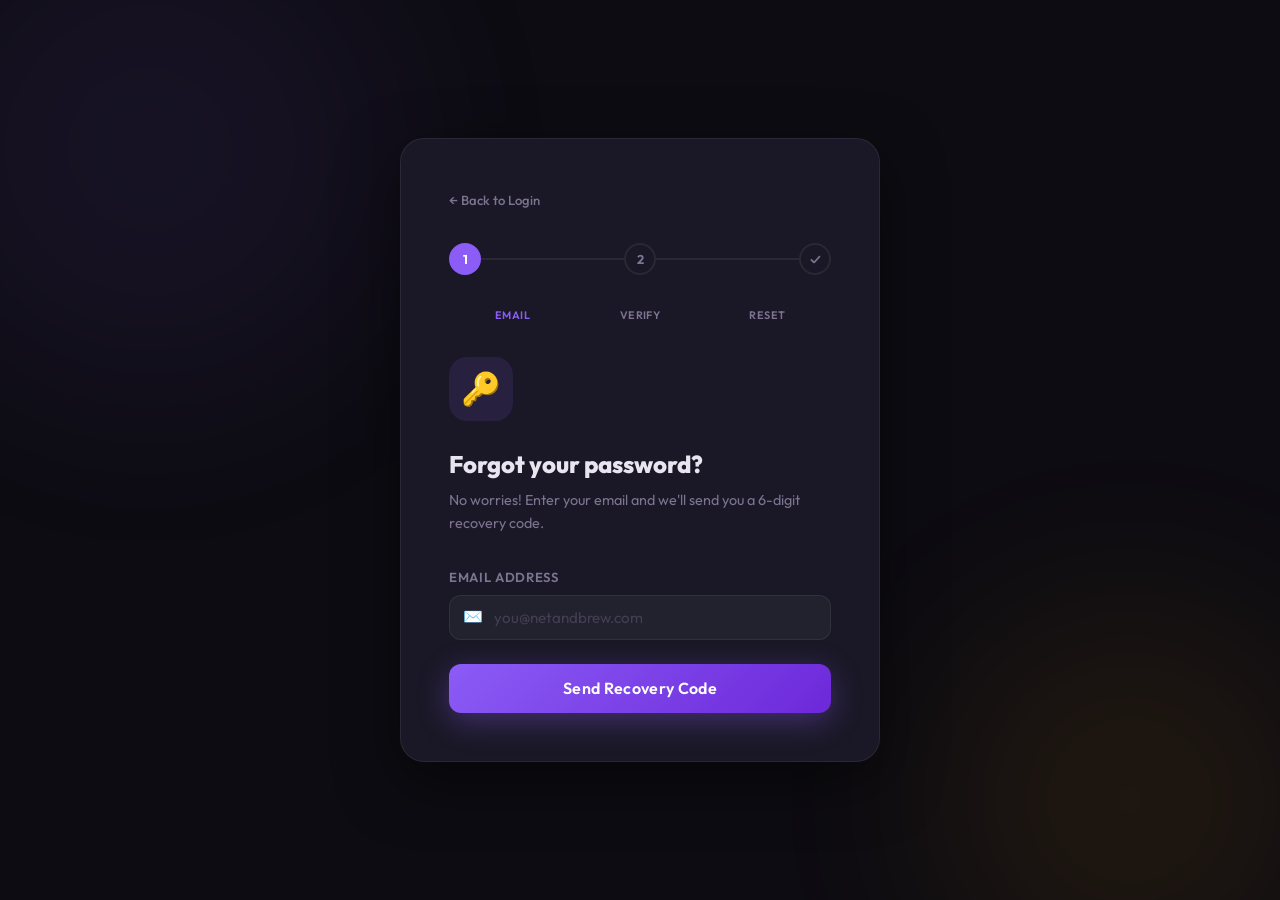
<file: forgot-password.html>
<!DOCTYPE html>
<html lang="en">
<head>
  <meta charset="UTF-8" />
  <meta name="viewport" content="width=device-width, initial-scale=1.0" />
  <meta name="description" content="Reset your Net & Brew account password securely." />
  <title>Password Recovery — Net & Brew Information System</title>
  <link rel="stylesheet" href="css/style.css" />
  <link rel="icon" href="data:image/svg+xml,<svg xmlns='http://www.w3.org/2000/svg' viewBox='0 0 100 100'><text y='.9em' font-size='90'>☕</text></svg>" />
  <style>
    body { display: flex; align-items: center; justify-content: center; min-height: 100vh; padding: var(--space-lg); }
    
    /* Background blobs */
    .bg-blob { position: fixed; border-radius: 50%; filter: blur(100px); opacity: 0.08; pointer-events: none; z-index: 0; }
    .blob-1 { width: 500px; height: 500px; background: var(--clr-primary); top: -100px; left: -100px; }
    .blob-2 { width: 400px; height: 400px; background: var(--clr-amber); bottom: -100px; right: -50px; }

    .recovery-card {
      position: relative;
      z-index: 1;
      width: 100%;
      max-width: 480px;
      background: var(--clr-surface);
      border: 1px solid var(--clr-border);
      border-radius: var(--radius-xl);
      padding: var(--space-2xl);
      box-shadow: var(--shadow-lg);
      animation: slideUp 0.4s var(--ease) both;
    }

    .back-link {
      display: inline-flex;
      align-items: center;
      gap: 6px;
      font-size: 0.82rem;
      color: var(--clr-text-muted);
      font-weight: 500;
      margin-bottom: var(--space-xl);
      transition: color var(--duration-fast);
    }
    .back-link:hover { color: var(--clr-primary); }

    .step-indicator {
      display: flex;
      align-items: center;
      gap: 0;
      margin-bottom: var(--space-xl);
    }
    .step-dot {
      width: 32px; height: 32px;
      border-radius: 50%;
      display: flex; align-items: center; justify-content: center;
      font-size: 0.8rem;
      font-weight: 700;
      border: 2px solid var(--clr-border);
      color: var(--clr-text-muted);
      transition: all var(--duration-base) var(--ease);
    }
    .step-dot.active {
      border-color: var(--clr-primary);
      background: var(--clr-primary);
      color: #fff;
    }
    .step-dot.done {
      border-color: var(--clr-success);
      background: var(--clr-success);
      color: #fff;
    }
    .step-line {
      flex: 1;
      height: 2px;
      background: var(--clr-border);
      transition: background var(--duration-slow) var(--ease);
    }
    .step-line.done { background: var(--clr-success); }

    .step-labels {
      display: flex;
      justify-content: space-between;
      margin-top: 6px;
      margin-bottom: var(--space-xl);
    }
    .step-labels span {
      font-size: 0.68rem;
      color: var(--clr-text-muted);
      font-weight: 600;
      text-transform: uppercase;
      letter-spacing: 0.04em;
      text-align: center;
      flex: 1;
    }
    .step-labels span.active { color: var(--clr-primary); }

    .icon-box {
      width: 64px; height: 64px;
      border-radius: var(--radius-lg);
      display: flex; align-items: center; justify-content: center;
      font-size: 2rem;
      margin-bottom: var(--space-lg);
    }

    .otp-inputs {
      display: flex;
      gap: var(--space-sm);
      justify-content: center;
      margin: var(--space-lg) 0;
    }
    .otp-input {
      width: 56px; height: 64px;
      text-align: center;
      font-size: 1.5rem;
      font-weight: 700;
      font-family: var(--font-mono);
      background: rgba(255,255,255,0.04);
      border: 2px solid var(--clr-border);
      border-radius: var(--radius-md);
      color: var(--clr-text);
      outline: none;
      transition: all var(--duration-base) var(--ease);
    }
    .otp-input:focus {
      border-color: var(--clr-primary);
      background: var(--clr-primary-soft);
      box-shadow: 0 0 0 3px rgba(139,92,246,0.15);
    }
    .otp-input.filled { border-color: var(--clr-primary); color: var(--clr-primary); }

    .password-strength {
      margin-top: 8px;
    }
    .strength-bar {
      height: 4px;
      border-radius: var(--radius-full);
      background: var(--clr-surface-2);
      margin-bottom: 4px;
      overflow: hidden;
    }
    .strength-fill {
      height: 100%;
      border-radius: var(--radius-full);
      transition: all var(--duration-base) var(--ease);
      width: 0%;
    }
    .strength-label { font-size: 0.75rem; font-weight: 600; }

    .success-icon { animation: float 2s ease-in-out infinite; display: inline-block; font-size: 4rem; }

    .resend-timer { font-size: 0.82rem; color: var(--clr-text-muted); text-align: center; }
    .resend-timer a { color: var(--clr-primary); font-weight: 600; cursor: pointer; }
    .resend-timer a[disabled] { color: var(--clr-text-faint); pointer-events: none; }
  </style>
</head>
<body>

<div class="bg-blob blob-1"></div>
<div class="bg-blob blob-2"></div>

<div class="recovery-card">
  <a href="index.html" class="back-link">← Back to Login</a>

  <!-- Step Indicator -->
  <div class="step-indicator">
    <div class="step-dot active" id="dot1">1</div>
    <div class="step-line" id="line1"></div>
    <div class="step-dot" id="dot2">2</div>
    <div class="step-line" id="line2"></div>
    <div class="step-dot" id="dot3">✓</div>
  </div>
  <div class="step-labels">
    <span class="active" id="lbl1">Email</span>
    <span id="lbl2">Verify</span>
    <span id="lbl3">Reset</span>
  </div>

  <!-- STEP 1: Email -->
  <div id="step1">
    <div class="icon-box" style="background:var(--clr-primary-soft);">🔑</div>
    <h1 style="font-size:1.5rem;font-weight:800;margin-bottom:6px;">Forgot your password?</h1>
    <p style="color:var(--clr-text-muted);font-size:0.9rem;margin-bottom:var(--space-xl);">No worries! Enter your email and we'll send you a 6-digit recovery code.</p>

    <form id="step1Form" novalidate>
      <div class="form-group" style="margin-bottom:var(--space-lg)">
        <label class="form-label" for="recoveryEmail">Email Address</label>
        <div class="input-wrapper">
          <span class="input-icon">✉️</span>
          <input class="form-control" type="email" id="recoveryEmail" placeholder="you@netandbrew.com" autocomplete="email" required />
        </div>
        <span class="form-error-msg hidden" id="recEmailError">Please enter a valid email address.</span>
      </div>
      <button class="btn btn-primary btn-full btn-lg" type="submit" id="sendCodeBtn">
        <span id="sendBtnText">Send Recovery Code</span>
        <span class="loader hidden" id="sendLoader"></span>
      </button>
    </form>
  </div>

  <!-- STEP 2: OTP Verify -->
  <div id="step2" class="hidden">
    <div class="icon-box" style="background:var(--clr-amber-soft);">📧</div>
    <h2 style="font-size:1.5rem;font-weight:800;margin-bottom:6px;">Check your email</h2>
    <p style="color:var(--clr-text-muted);font-size:0.875rem;margin-bottom:var(--space-md);">We sent a 6-digit code to <strong id="sentToEmail" style="color:var(--clr-text)"></strong></p>

    <div class="otp-inputs" role="group" aria-label="OTP Input">
      <input class="otp-input" type="text" maxlength="1" id="otp1" aria-label="Digit 1" inputmode="numeric" />
      <input class="otp-input" type="text" maxlength="1" id="otp2" aria-label="Digit 2" inputmode="numeric" />
      <input class="otp-input" type="text" maxlength="1" id="otp3" aria-label="Digit 3" inputmode="numeric" />
      <input class="otp-input" type="text" maxlength="1" id="otp4" aria-label="Digit 4" inputmode="numeric" />
      <input class="otp-input" type="text" maxlength="1" id="otp5" aria-label="Digit 5" inputmode="numeric" />
      <input class="otp-input" type="text" maxlength="1" id="otp6" aria-label="Digit 6" inputmode="numeric" />
    </div>

    <div id="otpError" class="alert alert-error hidden" style="margin-bottom:var(--space-md)">
      ⚠️ Incorrect code. Use <strong>123456</strong> for this demo.
    </div>

    <button class="btn btn-primary btn-full btn-lg" id="verifyOtpBtn" type="button">Verify Code</button>

    <div class="resend-timer" style="margin-top:var(--space-lg)">
      Didn't receive it? <a id="resendLink" disabled>Resend in <span id="timerCount">30</span>s</a>
    </div>
  </div>

  <!-- STEP 3: New Password -->
  <div id="step3" class="hidden">
    <div class="icon-box" style="background:var(--clr-teal-soft);">🔐</div>
    <h2 style="font-size:1.5rem;font-weight:800;margin-bottom:6px;">Create new password</h2>
    <p style="color:var(--clr-text-muted);font-size:0.875rem;margin-bottom:var(--space-xl);">Make sure it's at least 8 characters and includes numbers.</p>

    <form id="step3Form" novalidate>
      <div style="display:flex;flex-direction:column;gap:var(--space-md)">
        <div class="form-group">
          <label class="form-label" for="newPass">New Password</label>
          <div class="input-wrapper">
            <span class="input-icon">🔒</span>
            <input class="form-control" type="password" id="newPass" placeholder="Min. 8 characters" autocomplete="new-password" />
            <button class="input-action" type="button" id="toggleNew" aria-label="Toggle">👁️</button>
          </div>
          <div class="password-strength">
            <div class="strength-bar"><div class="strength-fill" id="strengthFill"></div></div>
            <div class="strength-label" id="strengthLabel" style="color:var(--clr-text-muted)">Enter a password</div>
          </div>
        </div>

        <div class="form-group">
          <label class="form-label" for="confirmPass">Confirm Password</label>
          <div class="input-wrapper">
            <span class="input-icon">🔒</span>
            <input class="form-control" type="password" id="confirmPass" placeholder="Re-enter password" autocomplete="new-password" />
          </div>
          <span class="form-error-msg hidden" id="confirmError">Passwords do not match.</span>
        </div>

        <button class="btn btn-primary btn-full btn-lg" type="submit" id="resetBtn">
          <span id="resetBtnText">Reset Password</span>
          <span class="loader hidden" id="resetLoader"></span>
        </button>
      </div>
    </form>
  </div>

  <!-- STEP 4: Success -->
  <div id="step4" class="hidden" style="text-align:center;padding:var(--space-md) 0;">
    <div class="success-icon">🎉</div>
    <h2 style="font-size:1.5rem;font-weight:800;margin:var(--space-md) 0 8px;">Password Reset!</h2>
    <p style="color:var(--clr-text-muted);font-size:0.9rem;margin-bottom:var(--space-xl);">Your password has been successfully updated. You can now sign in with your new credentials.</p>
    <a href="index.html" class="btn btn-primary btn-full btn-lg">Back to Login</a>
  </div>
</div>

<script>
  const DEMO_CODE = '123456';
  let currentStep = 1;
  let timerInterval;

  function goToStep(n) {
    [1,2,3,4].forEach(i => {
      const el = document.getElementById('step' + i);
      if (el) el.classList.toggle('hidden', i !== n);
    });
    // Update dots
    for (let i = 1; i <= 3; i++) {
      const dot = document.getElementById('dot' + i);
      const lbl = document.getElementById('lbl' + i);
      if (!dot) continue;
      dot.classList.remove('active','done');
      if (lbl) lbl.classList.remove('active');
      if (i < n && n <= 4) { dot.classList.add('done'); }
      else if (i === n && n <= 3) { dot.classList.add('active'); if(lbl) lbl.classList.add('active'); }
    }
    for (let i = 1; i <= 2; i++) {
      const line = document.getElementById('line' + i);
      if (line) line.classList.toggle('done', i < n);
    }
    currentStep = n;
  }

  // Step 1
  document.getElementById('step1Form').addEventListener('submit', function(e) {
    e.preventDefault();
    const email = document.getElementById('recoveryEmail').value.trim();
    const errEl = document.getElementById('recEmailError');
    if (!email || !/^[^\s@]+@[^\s@]+\.[^\s@]+$/.test(email)) {
      document.getElementById('recoveryEmail').classList.add('is-error');
      errEl.classList.remove('hidden');
      return;
    }
    document.getElementById('recoveryEmail').classList.remove('is-error');
    errEl.classList.add('hidden');

    document.getElementById('sendBtnText').classList.add('hidden');
    document.getElementById('sendLoader').classList.remove('hidden');
    document.getElementById('sendCodeBtn').disabled = true;

    setTimeout(() => {
      document.getElementById('sentToEmail').textContent = email;
      goToStep(2);
      startTimer();
    }, 1200);
  });

  // OTP inputs
  const otpInputs = document.querySelectorAll('.otp-input');
  otpInputs.forEach((inp, idx) => {
    inp.addEventListener('input', function() {
      this.value = this.value.replace(/\D/g,'').slice(0,1);
      if (this.value) {
        this.classList.add('filled');
        if (idx < 5) otpInputs[idx + 1].focus();
      } else {
        this.classList.remove('filled');
      }
    });
    inp.addEventListener('keydown', function(e) {
      if (e.key === 'Backspace' && !this.value && idx > 0) {
        otpInputs[idx - 1].focus();
      }
    });
  });

  document.getElementById('verifyOtpBtn').addEventListener('click', function() {
    const code = Array.from(otpInputs).map(i => i.value).join('');
    if (code === DEMO_CODE) {
      document.getElementById('otpError').classList.add('hidden');
      clearInterval(timerInterval);
      goToStep(3);
    } else {
      document.getElementById('otpError').classList.remove('hidden');
      otpInputs.forEach(i => { i.classList.add('is-error'); i.value = ''; i.classList.remove('filled'); });
      otpInputs[0].focus();
    }
  });

  function startTimer() {
    let secs = 30;
    const span = document.getElementById('timerCount');
    const link = document.getElementById('resendLink');
    link.setAttribute('disabled', true);
    timerInterval = setInterval(() => {
      secs--;
      span.textContent = secs;
      if (secs <= 0) {
        clearInterval(timerInterval);
        link.removeAttribute('disabled');
        link.innerHTML = 'Resend Code';
        link.addEventListener('click', () => {
          link.innerHTML = 'Resend in <span id="timerCount">30</span>s';
          startTimer();
        }, { once: true });
      }
    }, 1000);
  }

  // Toggle new password
  document.getElementById('toggleNew').addEventListener('click', function() {
    const inp = document.getElementById('newPass');
    const isText = inp.type === 'text';
    inp.type = isText ? 'password' : 'text';
    this.textContent = isText ? '👁️' : '🙈';
  });

  // Password strength
  document.getElementById('newPass').addEventListener('input', function() {
    const val = this.value;
    let score = 0;
    if (val.length >= 8) score++;
    if (/[A-Z]/.test(val)) score++;
    if (/[0-9]/.test(val)) score++;
    if (/[^A-Za-z0-9]/.test(val)) score++;
    const fill = document.getElementById('strengthFill');
    const lbl  = document.getElementById('strengthLabel');
    const colors  = ['#ef4444','#f59e0b','#14b8a6','#22c55e'];
    const labels  = ['Weak','Fair','Good','Strong'];
    const widths  = ['25%','50%','75%','100%'];
    if (!val) { fill.style.width = '0%'; lbl.textContent = 'Enter a password'; lbl.style.color = 'var(--clr-text-muted)'; return; }
    const s = Math.max(0, score - 1);
    fill.style.width   = widths[s];
    fill.style.background = colors[s];
    lbl.textContent    = labels[s];
    lbl.style.color    = colors[s];
  });

  // Step 3
  document.getElementById('step3Form').addEventListener('submit', function(e) {
    e.preventDefault();
    const np = document.getElementById('newPass').value;
    const cp = document.getElementById('confirmPass').value;
    const confirmErr = document.getElementById('confirmError');
    if (np !== cp) {
      document.getElementById('confirmPass').classList.add('is-error');
      confirmErr.classList.remove('hidden');
      return;
    }
    document.getElementById('confirmPass').classList.remove('is-error');
    confirmErr.classList.add('hidden');

    document.getElementById('resetBtnText').classList.add('hidden');
    document.getElementById('resetLoader').classList.remove('hidden');
    document.getElementById('resetBtn').disabled = true;

    setTimeout(() => goToStep(4), 1200);
  });
</script>
</body>
</html>
</file>
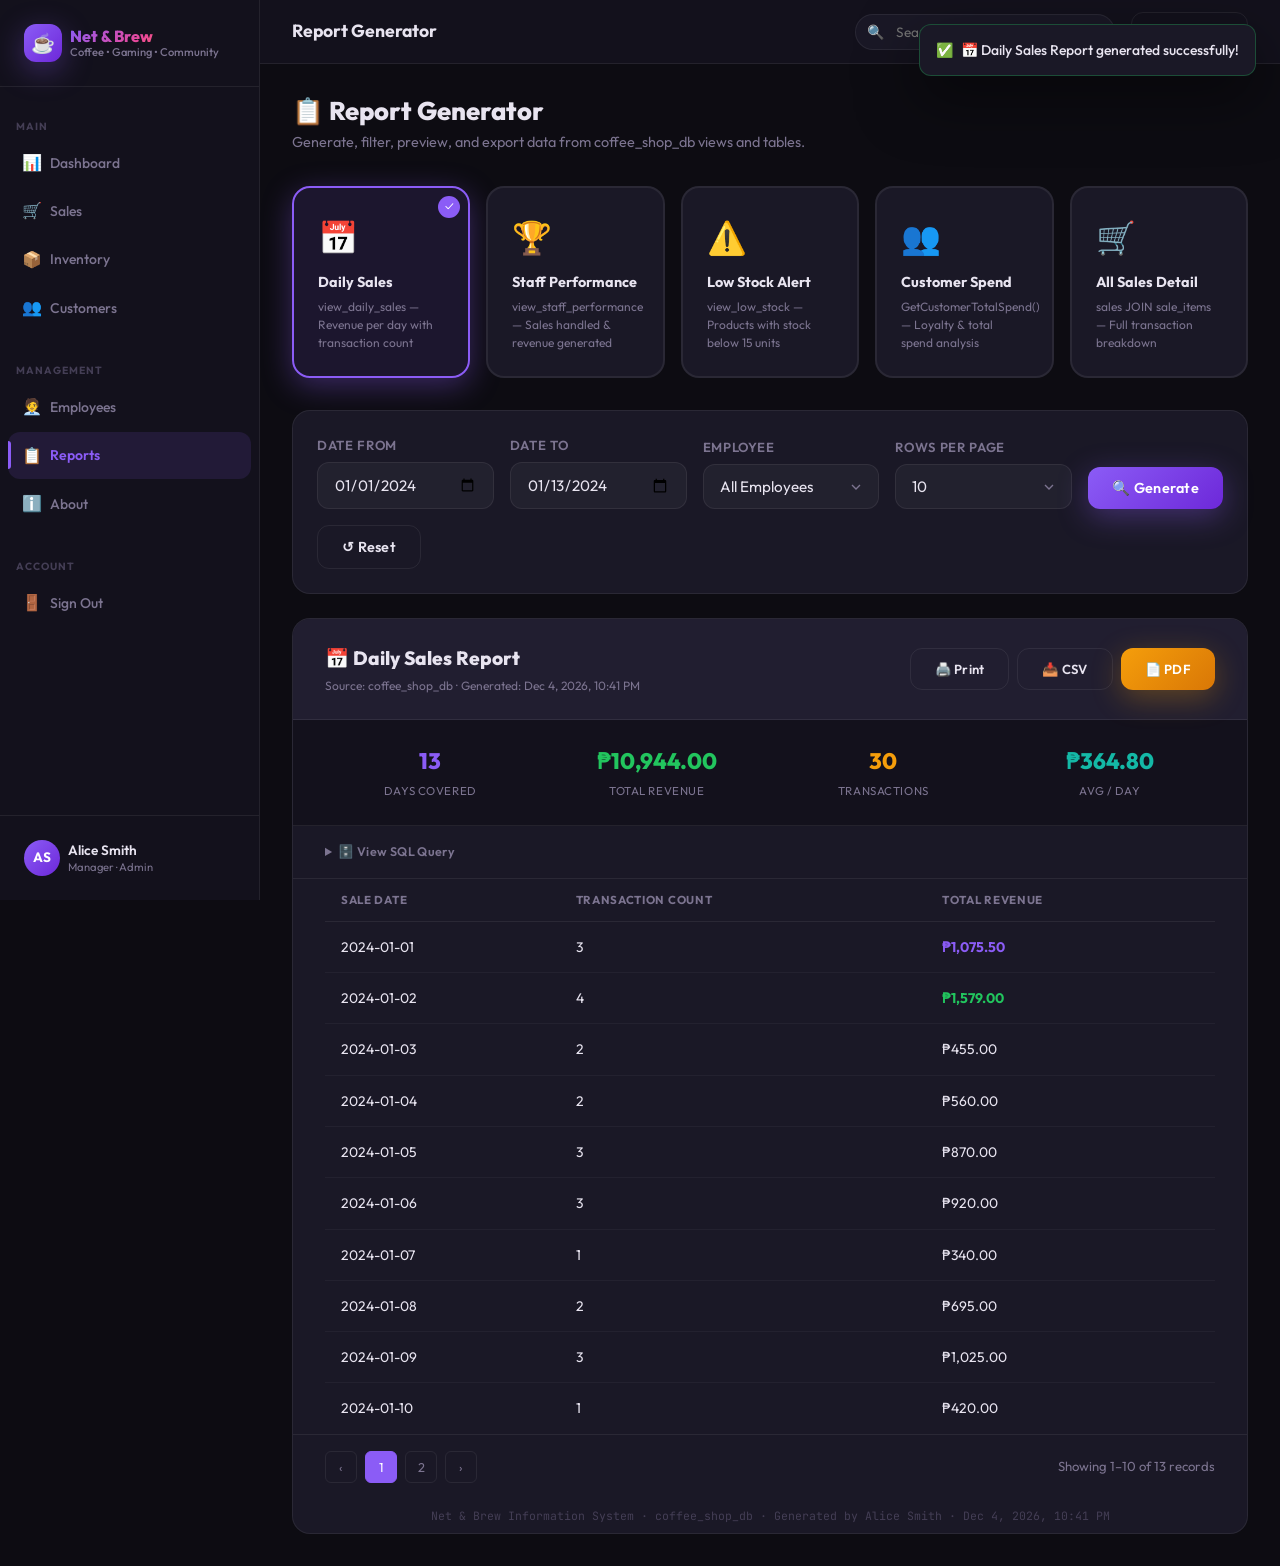
<file: reports.html>
<!DOCTYPE html>
<html lang="en">
<head>
  <meta charset="UTF-8" />
  <meta name="viewport" content="width=device-width, initial-scale=1.0" />
  <meta name="description" content="Net & Brew Report Generator — Download and analyze daily sales, inventory, staff performance, and customer data." />
  <title>Report Generator — Net & Brew Information System</title>
  <link rel="stylesheet" href="css/style.css" />
  <link rel="icon" href="data:image/svg+xml,<svg xmlns='http://www.w3.org/2000/svg' viewBox='0 0 100 100'><text y='.9em' font-size='90'>☕</text></svg>" />
  <style>
    /* Report Type Cards */
    .report-type-card {
      background: var(--clr-surface);
      border: 2px solid var(--clr-border);
      border-radius: var(--radius-lg);
      padding: var(--space-lg);
      cursor: pointer;
      transition: all var(--duration-base) var(--ease);
      position: relative;
    }
    .report-type-card:hover { border-color: var(--clr-primary); background: var(--clr-primary-soft); transform: translateY(-2px); }
    .report-type-card.selected {
      border-color: var(--clr-primary);
      background: var(--clr-primary-soft);
      box-shadow: var(--shadow-primary);
    }
    .report-type-card .check {
      position: absolute;
      top: var(--space-sm); right: var(--space-sm);
      width: 22px; height: 22px;
      border-radius: 50%;
      background: var(--clr-primary);
      display: flex; align-items: center; justify-content: center;
      font-size: 0.7rem; color: #fff;
      opacity: 0;
      transition: opacity var(--duration-base);
    }
    .report-type-card.selected .check { opacity: 1; }
    .rt-icon { font-size: 2rem; margin-bottom: var(--space-sm); }
    .rt-name { font-size: 0.9rem; font-weight: 700; margin-bottom: 4px; }
    .rt-desc { font-size: 0.75rem; color: var(--clr-text-muted); line-height: 1.5; }

    /* Report preview panel */
    .report-preview {
      background: var(--clr-surface);
      border: 1px solid var(--clr-border);
      border-radius: var(--radius-lg);
      overflow: hidden;
    }
    .report-header-bar {
      background: var(--clr-surface-2);
      padding: var(--space-lg) var(--space-xl);
      border-bottom: 1px solid var(--clr-border);
      display: flex;
      align-items: center;
      justify-content: space-between;
      flex-wrap: wrap;
      gap: var(--space-md);
    }
    .report-title-block .report-main-title {
      font-size: 1.2rem; font-weight: 800;
    }
    .report-title-block .report-meta {
      font-size: 0.75rem; color: var(--clr-text-muted); margin-top: 2px;
    }

    /* Filter bar */
    .filter-bar {
      display: flex;
      gap: var(--space-md);
      align-items: flex-end;
      flex-wrap: wrap;
      background: var(--clr-surface);
      border: 1px solid var(--clr-border);
      border-radius: var(--radius-lg);
      padding: var(--space-lg);
      margin-bottom: var(--space-lg);
    }
    .filter-bar .form-group { flex: 1; min-width: 160px; }
    .filter-bar .btn { flex-shrink: 0; }

    /* Summary row */
    .report-summary {
      display: grid;
      grid-template-columns: repeat(auto-fit, minmax(160px, 1fr));
      gap: var(--space-md);
      padding: var(--space-lg) var(--space-xl);
      background: var(--clr-bg-2);
      border-bottom: 1px solid var(--clr-border);
    }
    .summary-item { text-align: center; }
    .summary-val { font-size: 1.4rem; font-weight: 800; }
    .summary-lbl { font-size: 0.72rem; color: var(--clr-text-muted); text-transform: uppercase; letter-spacing: 0.05em; margin-top: 2px; }

    /* Pagination */
    .pagination {
      display: flex; align-items: center; gap: var(--space-sm);
      padding: var(--space-md) var(--space-xl);
      border-top: 1px solid var(--clr-border);
      font-size: 0.82rem;
    }
    .page-btn {
      width: 32px; height: 32px;
      border: 1px solid var(--clr-border);
      border-radius: var(--radius-sm);
      display: flex; align-items: center; justify-content: center;
      font-size: 0.8rem;
      cursor: pointer;
      transition: all var(--duration-fast);
      background: none;
      color: var(--clr-text-muted);
    }
    .page-btn:hover { border-color: var(--clr-primary); color: var(--clr-primary); }
    .page-btn.active { background: var(--clr-primary); border-color: var(--clr-primary); color: #fff; }
    .page-info { color: var(--clr-text-muted); margin-left: auto; }

    /* Print watermark area */
    .report-watermark {
      text-align: center;
      padding: var(--space-sm);
      font-size: 0.72rem;
      color: var(--clr-text-faint);
      font-family: var(--font-mono);
    }

    /* Export buttons */
    .export-actions { display: flex; gap: var(--space-sm); flex-wrap: wrap; }

    /* Empty state */
    .empty-state {
      text-align: center;
      padding: var(--space-3xl) var(--space-xl);
      color: var(--clr-text-muted);
    }
    .empty-state .empty-icon { font-size: 3rem; margin-bottom: var(--space-md); display: block; }

    /* Report selector tabs */
    .report-types {
      display: grid;
      grid-template-columns: repeat(auto-fit, minmax(170px, 1fr));
      gap: var(--space-md);
      margin-bottom: var(--space-xl);
    }

    /* Highlighted cell */
    td.highlight-green { color: var(--clr-success); font-weight: 700; }
    td.highlight-red   { color: var(--clr-danger);  font-weight: 700; }
    td.highlight-amber { color: var(--clr-amber);   font-weight: 700; }
    td.highlight-purple{ color: var(--clr-primary); font-weight: 700; }

    @media print {
      .sidebar, .topbar, .filter-bar, .report-types, .page-header,
      .export-actions, .pagination, .section-card:first-child { display: none !important; }
      .main-content { margin-left: 0 !important; }
      body { background: white !important; color: black !important; }
      .report-preview { box-shadow: none; border: 1px solid #ccc; }
    }
  </style>
</head>
<body>

<div class="app-layout">
  <!-- ─── Sidebar ─── -->
  <aside class="sidebar" id="sidebar">
    <div class="sidebar-header">
      <div class="sidebar-logo">☕</div>
      <div class="sidebar-brand">
        <div class="sidebar-brand-name">Net & Brew</div>
        <div class="sidebar-brand-tag">Coffee • Gaming • Community</div>
      </div>
    </div>

    <nav class="sidebar-nav" aria-label="Main Navigation">
      <div class="nav-section-label">Main</div>
      <a href="dashboard.html" class="nav-item">
        <span class="nav-item-icon">📊</span> Dashboard
      </a>
      <a href="dashboard.html" class="nav-item">
        <span class="nav-item-icon">🛒</span> Sales
      </a>
      <a href="dashboard.html" class="nav-item">
        <span class="nav-item-icon">📦</span> Inventory
      </a>
      <a href="dashboard.html" class="nav-item">
        <span class="nav-item-icon">👥</span> Customers
      </a>
      <div class="nav-section-label" style="margin-top:var(--space-md)">Management</div>
      <a href="dashboard.html" class="nav-item">
        <span class="nav-item-icon">🧑‍💼</span> Employees
      </a>
      <a href="reports.html" class="nav-item active">
        <span class="nav-item-icon">📋</span> Reports
      </a>
      <a href="about.html" class="nav-item">
        <span class="nav-item-icon">ℹ️</span> About
      </a>
      <div class="nav-section-label" style="margin-top:var(--space-md)">Account</div>
      <a href="index.html" class="nav-item" onclick="sessionStorage.clear()">
        <span class="nav-item-icon">🚪</span> Sign Out
      </a>
    </nav>

    <div class="sidebar-footer">
      <div class="sidebar-user">
        <div class="user-avatar" id="sidebarAvatar">AS</div>
        <div class="user-info">
          <div class="user-name" id="sidebarName">Alice Smith</div>
          <div class="user-role" id="sidebarRole">Manager · Admin</div>
        </div>
      </div>
    </div>
  </aside>

  <!-- ─── Main Content ─── -->
  <div class="main-content">
    <!-- Topbar -->
    <header class="topbar">
      <h1 class="topbar-title">Report Generator</h1>
      <div class="topbar-spacer"></div>
      <div class="topbar-search">
        <span class="search-icon">🔍</span>
        <input type="text" placeholder="Search reports..." id="globalSearch" aria-label="Search" />
      </div>
      <a href="dashboard.html" class="btn btn-ghost" style="font-size:0.82rem;padding:0.5rem 1rem">← Dashboard</a>
    </header>

    <!-- Page Content -->
    <main class="page-content">
      <div class="page-header">
        <div class="page-title">📋 Report Generator</div>
        <div class="page-subtitle">Generate, filter, preview, and export data from coffee_shop_db views and tables.</div>
      </div>

      <!-- Report Type Selector -->
      <div class="report-types">

        <div class="report-type-card selected" data-report="daily" onclick="selectReport('daily', this)" id="card-daily">
          <div class="check">✓</div>
          <div class="rt-icon">📅</div>
          <div class="rt-name">Daily Sales</div>
          <p class="rt-desc">view_daily_sales — Revenue per day with transaction count</p>
        </div>

        <div class="report-type-card" data-report="staff" onclick="selectReport('staff', this)" id="card-staff">
          <div class="check">✓</div>
          <div class="rt-icon">🏆</div>
          <div class="rt-name">Staff Performance</div>
          <p class="rt-desc">view_staff_performance — Sales handled & revenue generated</p>
        </div>

        <div class="report-type-card" data-report="lowstock" onclick="selectReport('lowstock', this)" id="card-lowstock">
          <div class="check">✓</div>
          <div class="rt-icon">⚠️</div>
          <div class="rt-name">Low Stock Alert</div>
          <p class="rt-desc">view_low_stock — Products with stock below 15 units</p>
        </div>

        <div class="report-type-card" data-report="customers" onclick="selectReport('customers', this)" id="card-customers">
          <div class="check">✓</div>
          <div class="rt-icon">👥</div>
          <div class="rt-name">Customer Spend</div>
          <p class="rt-desc">GetCustomerTotalSpend() — Loyalty & total spend analysis</p>
        </div>

        <div class="report-type-card" data-report="sales" onclick="selectReport('sales', this)" id="card-sales">
          <div class="check">✓</div>
          <div class="rt-icon">🛒</div>
          <div class="rt-name">All Sales Detail</div>
          <p class="rt-desc">sales JOIN sale_items — Full transaction breakdown</p>
        </div>

      </div>

      <!-- Filter Bar -->
      <div class="filter-bar animate-slide-up">
        <div class="form-group">
          <label class="form-label" for="filterFrom">Date From</label>
          <input class="form-control" type="date" id="filterFrom" value="2024-01-01" />
        </div>
        <div class="form-group">
          <label class="form-label" for="filterTo">Date To</label>
          <input class="form-control" type="date" id="filterTo" value="2024-01-13" />
        </div>
        <div class="form-group">
          <label class="form-label" for="filterEmployee">Employee</label>
          <select class="form-control" id="filterEmployee">
            <option value="">All Employees</option>
            <option value="2">Bob Jones</option>
            <option value="3">Charlie Brown</option>
            <option value="5">Ethan Hunt</option>
            <option value="6">Fiona Gallagher</option>
            <option value="8">Hannah Abbott</option>
          </select>
        </div>
        <div class="form-group">
          <label class="form-label" for="filterRows">Rows per Page</label>
          <select class="form-control" id="filterRows">
            <option value="10">10</option>
            <option value="25">25</option>
            <option value="50">50</option>
          </select>
        </div>
        <button class="btn btn-primary" onclick="generateReport()">🔍 Generate</button>
        <button class="btn btn-ghost" onclick="resetFilters()">↺ Reset</button>
      </div>

      <!-- Report Preview -->
      <div class="report-preview animate-slide-up-delay-1">
        <!-- Header -->
        <div class="report-header-bar">
          <div class="report-title-block">
            <div class="report-main-title" id="reportTitle">📅 Daily Sales Report</div>
            <div class="report-meta" id="reportMeta">Source: view_daily_sales · Generated: <span id="genTime"></span></div>
          </div>
          <div class="export-actions">
            <button class="btn btn-ghost" style="font-size:0.82rem" onclick="printReport()" aria-label="Print report">🖨️ Print</button>
            <button class="btn btn-ghost" style="font-size:0.82rem" onclick="exportCSV()" aria-label="Export CSV">📥 CSV</button>
            <button class="btn btn-amber" style="font-size:0.82rem" onclick="showToast('Report PDF generation triggered!','success')" aria-label="Export PDF">📄 PDF</button>
          </div>
        </div>

        <!-- Summary Metrics -->
        <div class="report-summary" id="reportSummary">
          <!-- Filled by JS -->
        </div>

        <!-- SQL Query display -->
        <div style="padding:var(--space-md) var(--space-xl);border-bottom:1px solid var(--clr-border)">
          <details>
            <summary style="font-size:0.78rem;color:var(--clr-text-muted);cursor:pointer;font-weight:600;letter-spacing:0.03em">
              🗄️ View SQL Query
            </summary>
            <pre id="sqlPreview" style="background:var(--clr-bg);border:1px solid var(--clr-border);border-radius:var(--radius-md);padding:var(--space-md);font-size:0.78rem;line-height:1.6;overflow-x:auto;margin-top:var(--space-sm);color:#a78bfa;font-family:var(--font-mono)"></pre>
          </details>
        </div>

        <!-- Table -->
        <div class="data-table-wrap" style="padding:0 var(--space-xl)">
          <table class="data-table" id="reportTable" aria-label="Report data table">
            <thead id="reportTableHead"></thead>
            <tbody id="reportTableBody"></tbody>
          </table>
        </div>

        <!-- Pagination -->
        <div class="pagination" id="paginationArea">
          <button class="page-btn" onclick="changePage(-1)" aria-label="Previous page">‹</button>
          <button class="page-btn active" id="pg1" onclick="setPage(1)">1</button>
          <button class="page-btn" id="pg2" onclick="setPage(2)">2</button>
          <button class="page-btn" id="pg3" onclick="setPage(3)">3</button>
          <button class="page-btn" onclick="changePage(1)" aria-label="Next page">›</button>
          <span class="page-info" id="pageInfo">Showing 1–10 of 30 records</span>
        </div>

        <div class="report-watermark">
          Net & Brew Information System · coffee_shop_db · Generated by <span id="footerUser">Alice Smith</span> · <span id="footerDate"></span>
        </div>
      </div>
    </main>
  </div>
</div>

<!-- Toast -->
<div class="toast-container" id="toastContainer"></div>

<script>
/* ── Report Datasets ── */
const DATASETS = {

  daily: {
    title: '📅 Daily Sales Report',
    source: 'SELECT CAST(s.sale_date AS DATE) AS Sale_Date,\n       COUNT(s.sale_id) AS Transaction_Count,\n       SUM(si.quantity * si.unit_price) AS Total_Revenue\nFROM sales s\nJOIN sale_items si ON s.sale_id = si.sale_id\nGROUP BY CAST(s.sale_date AS DATE);',
    summary: [
      {val:'13',lbl:'Days Covered',color:'var(--clr-primary)'},
      {val:'₱10,944.00',lbl:'Total Revenue',color:'var(--clr-success)'},
      {val:'30',lbl:'Transactions',color:'var(--clr-amber)'},
      {val:'₱364.80',lbl:'Avg / Day',color:'var(--clr-teal)'},
    ],
    headers: ['Sale Date','Transaction Count','Total Revenue'],
    rows: [
      ['2024-01-01','3','₱1,075.50','highlight-purple'],
      ['2024-01-02','4','₱1,579.00','highlight-green'],
      ['2024-01-03','2','₱455.00',''],
      ['2024-01-04','2','₱560.00',''],
      ['2024-01-05','3','₱870.00',''],
      ['2024-01-06','3','₱920.00',''],
      ['2024-01-07','1','₱340.00',''],
      ['2024-01-08','2','₱695.00',''],
      ['2024-01-09','3','₱1,025.00',''],
      ['2024-01-10','1','₱420.00',''],
      ['2024-01-11','2','₱680.00',''],
      ['2024-01-12','2','₱590.00',''],
      ['2024-01-13','2','₱735.00',''],
    ]
  },

  staff: {
    title: '🏆 Staff Performance Report',
    source: 'SELECT e.employee_id,\n       CONCAT(e.first_name,\' \',e.last_name) AS Employee_Name,\n       COUNT(s.sale_id) AS Total_Sales_Handled,\n       SUM(si.quantity * si.unit_price) AS Total_Revenue_Generated\nFROM employees e\nLEFT JOIN sales s ON e.employee_id = s.employee_id\nLEFT JOIN sale_items si ON s.sale_id = si.sale_id\nGROUP BY e.employee_id, e.first_name, e.last_name;',
    summary: [
      {val:'10',lbl:'Total Employees',color:'var(--clr-primary)'},
      {val:'₱10,944.00',lbl:'Revenue Generated',color:'var(--clr-success)'},
      {val:'30',lbl:'Sales Handled',color:'var(--clr-amber)'},
      {val:'Bob Jones',lbl:'Top Performer',color:'var(--clr-teal)'},
    ],
    headers: ['Employee ID','Name','Role','Sales Handled','Revenue Generated'],
    rows: [
      ['1','Alice Smith','Manager','0','₱0.00',''],
      ['2','Bob Jones','Barista','8','₱2,650.50','highlight-green'],
      ['3','Charlie Brown','Barista','6','₱2,100.00',''],
      ['4','Diana Prince','Shift Lead','0','₱0.00',''],
      ['5','Ethan Hunt','Barista','5','₱1,750.00',''],
      ['6','Fiona Gallagher','Barista','5','₱1,900.00',''],
      ['7','George Costanza','Inventory','0','₱0.00',''],
      ['8','Hannah Abbott','Barista','6','₱2,050.00',''],
      ['9','Ian Malcolm','Security','0','₱0.00',''],
      ['10','Julia Child','Chef','0','₱0.00',''],
    ]
  },

  lowstock: {
    title: '⚠️ Low Stock Alert',
    source: 'SELECT product_name, category, stock_quantity\nFROM products\nWHERE stock_quantity < 15\nORDER BY stock_quantity ASC;',
    summary: [
      {val:'5',lbl:'Critical Items',color:'var(--clr-danger)'},
      {val:'2',lbl:'Out of Stock',color:'var(--clr-danger)'},
      {val:'3',lbl:'Low (< 15)',color:'var(--clr-warning)'},
      {val:'₱2,450',lbl:'Restock Cost Est.',color:'var(--clr-amber)'},
    ],
    headers: ['Product Name','Category','Stock Qty','Status','Action'],
    rows: [
      ['Oat Milk (1L)','Ingredients','5','CRITICAL','highlight-red'],
      ['Blueberry Syrup','Ingredients','3','CRITICAL','highlight-red'],
      ['Espresso Beans (250g)','Coffee','8','LOW','highlight-amber'],
      ['Paper Cups (S)','Supplies','12','LOW','highlight-amber'],
      ['Espresso Cups','Supplies','11','LOW','highlight-amber'],
    ]
  },

  customers: {
    title: '👥 Customer Spend Analysis',
    source: 'SELECT c.customer_id,\n       CONCAT(c.first_name,\' \',c.last_name) AS Customer_Name,\n       c.email,\n       c.loyalty_points,\n       GetCustomerTotalSpend(c.customer_id) AS Total_Spend\nFROM customers c\nORDER BY loyalty_points DESC;',
    summary: [
      {val:'30',lbl:'Total Customers',color:'var(--clr-primary)'},
      {val:'100 pts',lbl:'Max Loyalty',color:'var(--clr-amber)'},
      {val:'David Moore',lbl:'Top Customer',color:'var(--clr-teal)'},
      {val:'5',lbl:'Zero Points',color:'var(--clr-text-muted)'},
    ],
    headers: ['ID','Customer Name','Email','Loyalty Points','Total Spend'],
    rows: [
      ['7','David Moore','dmoore@email.com','100 pts','₱450.00','highlight-green'],
      ['25','Matthew Allen','mallen@email.com','90 pts','₱680.00','highlight-green'],
      ['16','Susan Garcia','sgarcia@email.com','85 pts','₱920.00',''],
      ['13','William Harris','wharris@email.com','60 pts','₱340.00',''],
      ['4','Emily Davis','emily.d@email.com','55 pts','₱189.00',''],
      ['20','Sarah Rodriguez','srod@email.com','50 pts','₱560.00',''],
      ['12','Barbara White','bwhite@email.com','45 pts','₱870.00',''],
      ['30','Sandra Hill','shill@email.com','42 pts','₱735.00',''],
      ['2','Jane Smith','jane.s@email.com','40 pts','₱520.50',''],
      ['21','Charles Lewis','clewis@email.com','35 pts','₱300.00',''],
    ]
  },

  sales: {
    title: '🛒 All Sales Detail Report',
    source: 'SELECT s.sale_id,\n       DATE(s.sale_date) AS Sale_Date,\n       CONCAT(c.first_name,\' \',c.last_name) AS Customer,\n       CONCAT(e.first_name,\' \',e.last_name) AS Employee,\n       p.product_name,\n       si.quantity,\n       si.unit_price,\n       (si.quantity * si.unit_price) AS Line_Total\nFROM sales s\nJOIN sale_items si ON s.sale_id = si.sale_id\nJOIN customers c ON s.customer_id = c.customer_id\nJOIN employees e ON s.employee_id = e.employee_id\nJOIN products p ON si.product_id = p.product_id\nORDER BY s.sale_date;',
    summary: [
      {val:'30',lbl:'Total Sales',color:'var(--clr-primary)'},
      {val:'₱10,944.00',lbl:'Grand Total',color:'var(--clr-success)'},
      {val:'₱364.80',lbl:'Avg Transaction',color:'var(--clr-amber)'},
      {val:'Jan 2024',lbl:'Period',color:'var(--clr-teal)'},
    ],
    headers: ['Sale ID','Date','Customer','Employee','Product','Qty','Unit Price','Line Total'],
    rows: [
      ['#0001','Jan 1','John Doe','Bob Jones','Espresso','2','₱120.00','₱240.00',''],
      ['#0002','Jan 1','Jane Smith','Charlie Brown','Cappuccino','3','₱150.00','₱450.00','highlight-green'],
      ['#0003','Jan 1','Michael Brown','Bob Jones','Latte','1','₱160.00','₱160.00',''],
      ['#0004','Jan 2','Emily Davis','Ethan Hunt','Americano','1','₱130.00','₱130.00',''],
      ['#0005','Jan 2','Chris Wilson','Fiona Gallagher','Frappuccino','4','₱175.00','₱700.00','highlight-green'],
      ['#0006','Jan 2','Sarah Miller','Hannah Abbott','Cheesecake','2','₱200.00','₱400.00',''],
      ['#0007','Jan 2','David Moore','Charlie Brown','Matcha Latte','3','₱165.00','₱495.00',''],
      ['#0008','Jan 3','Laura Taylor','Bob Jones','Espresso','2','₱120.00','₱240.00',''],
      ['#0009','Jan 3','James Anderson','Ethan Hunt','Americano','1','₱130.00','₱130.00',''],
      ['#0010','Jan 4','Linda Thomas','Fiona Gallagher','Cappuccino','3','₱150.00','₱450.00',''],
    ]
  }
};

let currentReport = 'daily';
let currentPage   = 1;

/* ── Init ── */
document.addEventListener('DOMContentLoaded', function() {
  const user = JSON.parse(sessionStorage.getItem('nb_user') || '{"name":"Alice Smith","avatar":"AS","role":"admin"}');
  document.getElementById('sidebarName').textContent    = user.name;
  document.getElementById('sidebarAvatar').textContent  = user.avatar || 'AS';
  document.getElementById('sidebarRole').textContent    = user.role === 'admin' ? 'Manager · Admin' : 'Barista · Staff';
  document.getElementById('footerUser').textContent     = user.name;

  const now = new Date();
  const ts = now.toLocaleString('en-PH', {dateStyle:'medium', timeStyle:'short'});
  document.getElementById('genTime').textContent   = ts;
  document.getElementById('footerDate').textContent = ts;

  generateReport();
});

/* ── Select Report Type ── */
function selectReport(type, el) {
  document.querySelectorAll('.report-type-card').forEach(c => c.classList.remove('selected'));
  el.classList.add('selected');
  currentReport = type;
  currentPage   = 1;
  generateReport();
}

/* ── Generate Report ── */
function generateReport() {
  const ds = DATASETS[currentReport];
  document.getElementById('reportTitle').textContent = ds.title;
  document.getElementById('reportMeta').innerHTML =
    `Source: coffee_shop_db · Generated: <span id="genTime">${new Date().toLocaleString('en-PH',{dateStyle:'medium',timeStyle:'short'})}</span>`;
  document.getElementById('sqlPreview').textContent = ds.source;

  // Summary
  const sumEl = document.getElementById('reportSummary');
  sumEl.innerHTML = ds.summary.map(s => `
    <div class="summary-item">
      <div class="summary-val" style="color:${s.color}">${s.val}</div>
      <div class="summary-lbl">${s.lbl}</div>
    </div>`).join('');

  // Table headers
  const thead = document.getElementById('reportTableHead');
  thead.innerHTML = '<tr>' + ds.headers.map(h => `<th>${h}</th>`).join('') + '</tr>';

  // Table rows
  renderPage(1);
  showToast(`${ds.title} generated successfully!`, 'success');
}

function renderPage(page) {
  currentPage = page;
  const ds = DATASETS[currentReport];
  const perPage = parseInt(document.getElementById('filterRows').value) || 10;
  const start   = (page - 1) * perPage;
  const pageRows = ds.rows.slice(start, start + perPage);

  const tbody = document.getElementById('reportTableBody');
  tbody.innerHTML = pageRows.map(row => {
    const colorClass = row[row.length - 1]; // last element is CSS class hint
    const cells = row.slice(0, -1);
    return `<tr>${cells.map((c, i) => `<td class="${i === cells.length - 1 ? colorClass : ''}">${c}</td>`).join('')}</tr>`;
  }).join('');

  // Pagination
  const totalPages = Math.ceil(ds.rows.length / perPage);
  document.getElementById('pageInfo').textContent =
    `Showing ${start + 1}–${Math.min(start + perPage, ds.rows.length)} of ${ds.rows.length} records`;

  [1,2,3].forEach(p => {
    const btn = document.getElementById('pg' + p);
    if (btn) { btn.classList.toggle('active', p === page); btn.style.display = p <= totalPages ? '' : 'none'; }
  });
}

function changePage(dir) { renderPage(Math.max(1, currentPage + dir)); }
function setPage(p)       { renderPage(p); }

function resetFilters() {
  document.getElementById('filterFrom').value     = '2024-01-01';
  document.getElementById('filterTo').value       = '2024-01-13';
  document.getElementById('filterEmployee').value = '';
  document.getElementById('filterRows').value     = '10';
  showToast('Filters reset.', 'success');
}

/* ── Export CSV ── */
function exportCSV() {
  const ds = DATASETS[currentReport];
  const lines = [ds.headers.join(',')];
  ds.rows.forEach(r => lines.push(r.slice(0,-1).map(c => `"${c}"`).join(',')));
  const blob = new Blob([lines.join('\n')], {type:'text/csv'});
  const a = document.createElement('a');
  a.href = URL.createObjectURL(blob);
  a.download = currentReport + '_report_' + new Date().toISOString().slice(0,10) + '.csv';
  a.click();
  showToast('CSV exported successfully!', 'success');
}

/* ── Print ── */
function printReport() { window.print(); }

/* ── Toast ── */
function showToast(msg, type = 'success') {
  const tc = document.getElementById('toastContainer');
  const t  = document.createElement('div');
  t.className = `toast toast-${type}`;
  t.innerHTML = `<span class="toast-icon">${type === 'success' ? '✅' : '❌'}</span><span>${msg}</span>`;
  tc.appendChild(t);
  setTimeout(() => t.remove(), 4000);
}

/* Search filter */
document.getElementById('globalSearch').addEventListener('input', function() {
  const q = this.value.toLowerCase();
  document.querySelectorAll('#reportTableBody tr').forEach(row => {
    row.style.display = row.textContent.toLowerCase().includes(q) ? '' : 'none';
  });
});
</script>
</body>
</html>
</file>
<file: css/style.css>
/* =============================================
   NET & BREW — Global Design System
   Coffee Shop + Gaming Cafe Information System
   ============================================= */

@import url('https://fonts.googleapis.com/css2?family=Outfit:wght@300;400;500;600;700;800;900&family=Playfair+Display:ital,wght@0,600;0,700;1,600&family=JetBrains+Mono:wght@400;500&display=swap');

/* ── CSS Custom Properties ── */
:root {
  /* Brand Colors */
  --clr-bg:           #0d0c12;
  --clr-bg-2:         #13111c;
  --clr-surface:      #1a1826;
  --clr-surface-2:    #211e30;
  --clr-border:       rgba(255,255,255,0.07);
  --clr-border-hover: rgba(255,255,255,0.15);

  /* Accent — Neon Purple (gaming) */
  --clr-primary:      #8b5cf6;
  --clr-primary-glow: rgba(139,92,246,0.35);
  --clr-primary-soft: rgba(139,92,246,0.12);

  /* Accent — Amber (coffee) */
  --clr-amber:        #f59e0b;
  --clr-amber-glow:   rgba(245,158,11,0.30);
  --clr-amber-soft:   rgba(245,158,11,0.10);

  /* Accent — Teal (highlight) */
  --clr-teal:         #14b8a6;
  --clr-teal-soft:    rgba(20,184,166,0.10);

  /* Text */
  --clr-text:         #e8e4f0;
  --clr-text-muted:   #7c7490;
  --clr-text-faint:   #443e55;

  /* Status */
  --clr-success:      #22c55e;
  --clr-warning:      #f59e0b;
  --clr-danger:       #ef4444;
  --clr-info:         #3b82f6;

  /* Gradients */
  --grad-primary:     linear-gradient(135deg, #8b5cf6 0%, #6d28d9 100%);
  --grad-amber:       linear-gradient(135deg, #f59e0b 0%, #d97706 100%);
  --grad-hero:        linear-gradient(135deg, #8b5cf6 0%, #ec4899 50%, #f59e0b 100%);
  --grad-glass:       linear-gradient(135deg, rgba(255,255,255,0.06) 0%, rgba(255,255,255,0.02) 100%);

  /* Typography */
  --font-body:        'Outfit', sans-serif;
  --font-display:     'Playfair Display', serif;
  --font-mono:        'JetBrains Mono', monospace;

  /* Spacing */
  --space-xs:   0.25rem;
  --space-sm:   0.5rem;
  --space-md:   1rem;
  --space-lg:   1.5rem;
  --space-xl:   2rem;
  --space-2xl:  3rem;
  --space-3xl:  4rem;

  /* Radii */
  --radius-sm:  6px;
  --radius-md:  12px;
  --radius-lg:  18px;
  --radius-xl:  24px;
  --radius-full: 9999px;

  /* Shadows */
  --shadow-sm:      0 2px 8px rgba(0,0,0,0.3);
  --shadow-md:      0 8px 32px rgba(0,0,0,0.4);
  --shadow-lg:      0 20px 60px rgba(0,0,0,0.5);
  --shadow-primary: 0 8px 30px var(--clr-primary-glow);
  --shadow-amber:   0 8px 30px var(--clr-amber-glow);

  /* Transitions */
  --ease:           cubic-bezier(0.4, 0, 0.2, 1);
  --duration-fast:  150ms;
  --duration-base:  250ms;
  --duration-slow:  400ms;

  /* Sidebar */
  --sidebar-w: 260px;
  --topbar-h:  64px;
}

/* ── Reset ── */
*, *::before, *::after { box-sizing: border-box; margin: 0; padding: 0; }
html { scroll-behavior: smooth; font-size: 16px; }
body {
  font-family: var(--font-body);
  background: var(--clr-bg);
  color: var(--clr-text);
  line-height: 1.6;
  min-height: 100vh;
  -webkit-font-smoothing: antialiased;
}
a { color: inherit; text-decoration: none; }
img { max-width: 100%; display: block; }
button { cursor: pointer; font-family: inherit; border: none; background: none; }
input, select, textarea { font-family: inherit; }
ul, ol { list-style: none; }

/* ── Scrollbar ── */
::-webkit-scrollbar { width: 8px; }
::-webkit-scrollbar-track { background: var(--clr-bg); }
::-webkit-scrollbar-thumb { background: var(--clr-surface-2); border-radius: var(--radius-full); }
::-webkit-scrollbar-thumb:hover { background: var(--clr-primary); }

/* ── Utility Classes ── */
.hidden { display: none !important; }
.sr-only { position: absolute; width: 1px; height: 1px; overflow: hidden; clip: rect(0,0,0,0); }

/* Text */
.text-primary { color: var(--clr-primary); }
.text-amber   { color: var(--clr-amber); }
.text-teal    { color: var(--clr-teal); }
.text-muted   { color: var(--clr-text-muted); }
.text-center  { text-align: center; }
.font-mono    { font-family: var(--font-mono); }

/* Flex */
.flex        { display: flex; }
.flex-col    { flex-direction: column; }
.items-center { align-items: center; }
.justify-center { justify-content: center; }
.justify-between { justify-content: space-between; }
.gap-sm      { gap: var(--space-sm); }
.gap-md      { gap: var(--space-md); }
.gap-lg      { gap: var(--space-lg); }

/* ── Glass Card ── */
.glass-card {
  background: var(--grad-glass);
  backdrop-filter: blur(20px);
  -webkit-backdrop-filter: blur(20px);
  border: 1px solid var(--clr-border);
  border-radius: var(--radius-lg);
  transition: border-color var(--duration-base) var(--ease),
              box-shadow var(--duration-base) var(--ease);
}
.glass-card:hover {
  border-color: var(--clr-border-hover);
  box-shadow: var(--shadow-md);
}

/* ── Buttons ── */
.btn {
  display: inline-flex;
  align-items: center;
  justify-content: center;
  gap: var(--space-sm);
  padding: 0.75rem 1.5rem;
  border-radius: var(--radius-md);
  font-size: 0.9rem;
  font-weight: 600;
  letter-spacing: 0.02em;
  transition: all var(--duration-base) var(--ease);
  position: relative;
  overflow: hidden;
}
.btn::before {
  content: '';
  position: absolute;
  inset: 0;
  background: rgba(255,255,255,0.08);
  opacity: 0;
  transition: opacity var(--duration-fast) var(--ease);
}
.btn:hover::before { opacity: 1; }
.btn:active { transform: scale(0.97); }

.btn-primary {
  background: var(--grad-primary);
  color: #fff;
  box-shadow: var(--shadow-primary);
}
.btn-primary:hover {
  box-shadow: 0 12px 40px var(--clr-primary-glow);
  transform: translateY(-1px);
}

.btn-amber {
  background: var(--grad-amber);
  color: #fff;
  box-shadow: var(--shadow-amber);
}
.btn-amber:hover {
  box-shadow: 0 12px 40px var(--clr-amber-glow);
  transform: translateY(-1px);
}

.btn-ghost {
  background: transparent;
  color: var(--clr-text);
  border: 1px solid var(--clr-border);
}
.btn-ghost:hover {
  border-color: var(--clr-primary);
  color: var(--clr-primary);
  background: var(--clr-primary-soft);
}

.btn-danger {
  background: rgba(239,68,68,0.15);
  color: var(--clr-danger);
  border: 1px solid rgba(239,68,68,0.3);
}
.btn-danger:hover {
  background: rgba(239,68,68,0.25);
}

.btn-icon {
  width: 40px;
  height: 40px;
  padding: 0;
  border-radius: var(--radius-md);
}

.btn-full { width: 100%; }
.btn-lg { padding: 0.9rem 2rem; font-size: 1rem; }

/* ── Form Controls ── */
.form-group {
  display: flex;
  flex-direction: column;
  gap: 0.4rem;
}

.form-label {
  font-size: 0.82rem;
  font-weight: 600;
  color: var(--clr-text-muted);
  letter-spacing: 0.05em;
  text-transform: uppercase;
}

.form-control {
  width: 100%;
  padding: 0.75rem 1rem;
  background: rgba(255,255,255,0.04);
  border: 1px solid var(--clr-border);
  border-radius: var(--radius-md);
  color: var(--clr-text);
  font-size: 0.95rem;
  transition: all var(--duration-base) var(--ease);
  outline: none;
}
.form-control::placeholder { color: var(--clr-text-faint); }
.form-control:focus {
  border-color: var(--clr-primary);
  background: var(--clr-primary-soft);
  box-shadow: 0 0 0 3px rgba(139,92,246,0.15);
}
.form-control.is-error {
  border-color: var(--clr-danger);
  box-shadow: 0 0 0 3px rgba(239,68,68,0.15);
}

.form-hint {
  font-size: 0.78rem;
  color: var(--clr-text-muted);
}
.form-error-msg {
  font-size: 0.78rem;
  color: var(--clr-danger);
}

.input-wrapper {
  position: relative;
}
.input-icon {
  position: absolute;
  left: 0.875rem;
  top: 50%;
  transform: translateY(-50%);
  color: var(--clr-text-muted);
  pointer-events: none;
  font-size: 1rem;
}
.input-wrapper .form-control { padding-left: 2.75rem; }
.input-action {
  position: absolute;
  right: 0.75rem;
  top: 50%;
  transform: translateY(-50%);
  color: var(--clr-text-muted);
  background: none;
  border: none;
  cursor: pointer;
  padding: 4px;
  display: flex;
  align-items: center;
  transition: color var(--duration-fast);
}
.input-action:hover { color: var(--clr-primary); }

/* Select */
select.form-control {
  appearance: none;
  background-image: url("data:image/svg+xml,%3Csvg xmlns='http://www.w3.org/2000/svg' width='16' height='16' viewBox='0 0 24 24' fill='none' stroke='%237c7490' stroke-width='2'%3E%3Cpath d='m6 9 6 6 6-6'/%3E%3C/svg%3E");
  background-repeat: no-repeat;
  background-position: right 0.875rem center;
  padding-right: 2.5rem;
}

/* Checkbox */
.checkbox-group {
  display: flex;
  align-items: center;
  gap: var(--space-sm);
  cursor: pointer;
}
.checkbox-group input[type="checkbox"] {
  width: 16px;
  height: 16px;
  accent-color: var(--clr-primary);
  cursor: pointer;
}
.checkbox-group span {
  font-size: 0.875rem;
  color: var(--clr-text-muted);
}

/* ── Badge ── */
.badge {
  display: inline-flex;
  align-items: center;
  gap: 4px;
  padding: 3px 10px;
  border-radius: var(--radius-full);
  font-size: 0.72rem;
  font-weight: 700;
  letter-spacing: 0.04em;
  text-transform: uppercase;
}
.badge-primary { background: var(--clr-primary-soft); color: var(--clr-primary); border: 1px solid rgba(139,92,246,0.25); }
.badge-amber   { background: var(--clr-amber-soft);   color: var(--clr-amber);   border: 1px solid rgba(245,158,11,0.25); }
.badge-teal    { background: var(--clr-teal-soft);    color: var(--clr-teal);    border: 1px solid rgba(20,184,166,0.25); }
.badge-success { background: rgba(34,197,94,0.1);     color: var(--clr-success); border: 1px solid rgba(34,197,94,0.25); }
.badge-danger  { background: rgba(239,68,68,0.1);     color: var(--clr-danger);  border: 1px solid rgba(239,68,68,0.25); }

/* ── Alert ── */
.alert {
  display: flex;
  align-items: flex-start;
  gap: var(--space-sm);
  padding: 0.875rem 1rem;
  border-radius: var(--radius-md);
  font-size: 0.875rem;
  font-weight: 500;
  animation: slideDown 0.3s var(--ease);
}
.alert-success { background: rgba(34,197,94,0.1); color: var(--clr-success); border: 1px solid rgba(34,197,94,0.25); }
.alert-error   { background: rgba(239,68,68,0.1); color: var(--clr-danger);  border: 1px solid rgba(239,68,68,0.25); }
.alert-warning { background: rgba(245,158,11,0.1); color: var(--clr-warning); border: 1px solid rgba(245,158,11,0.25); }
.alert-info    { background: rgba(59,130,246,0.1); color: var(--clr-info);   border: 1px solid rgba(59,130,246,0.25); }

/* ── Divider ── */
.divider {
  display: flex;
  align-items: center;
  gap: var(--space-md);
  color: var(--clr-text-faint);
  font-size: 0.8rem;
}
.divider::before, .divider::after {
  content: '';
  flex: 1;
  height: 1px;
  background: var(--clr-border);
}

/* ── Stat Card ── */
.stat-card {
  background: var(--clr-surface);
  border: 1px solid var(--clr-border);
  border-radius: var(--radius-lg);
  padding: var(--space-lg);
  position: relative;
  overflow: hidden;
  transition: transform var(--duration-base) var(--ease),
              box-shadow var(--duration-base) var(--ease);
}
.stat-card:hover {
  transform: translateY(-2px);
  box-shadow: var(--shadow-md);
}
.stat-card .stat-icon {
  width: 48px; height: 48px;
  border-radius: var(--radius-md);
  display: flex; align-items: center; justify-content: center;
  font-size: 1.4rem;
  margin-bottom: var(--space-md);
}
.stat-card .stat-value {
  font-size: 1.75rem;
  font-weight: 800;
  line-height: 1;
  margin-bottom: 4px;
}
.stat-card .stat-label {
  font-size: 0.82rem;
  color: var(--clr-text-muted);
  font-weight: 500;
  text-transform: uppercase;
  letter-spacing: 0.04em;
}
.stat-card .stat-trend {
  display: flex; align-items: center; gap: 4px;
  font-size: 0.78rem; font-weight: 600;
  margin-top: var(--space-sm);
}
.stat-card .stat-trend.up   { color: var(--clr-success); }
.stat-card .stat-trend.down { color: var(--clr-danger); }
.stat-card::after {
  content: '';
  position: absolute;
  top: 0; right: 0;
  width: 80px; height: 80px;
  border-radius: 50%;
  opacity: 0.07;
  transform: translate(20%, -20%);
}

/* ── Table ── */
.data-table-wrap { overflow-x: auto; }
.data-table {
  width: 100%;
  border-collapse: separate;
  border-spacing: 0;
  font-size: 0.87rem;
}
.data-table th {
  background: var(--clr-surface);
  padding: 0.75rem 1rem;
  text-align: left;
  font-size: 0.72rem;
  font-weight: 700;
  text-transform: uppercase;
  letter-spacing: 0.06em;
  color: var(--clr-text-muted);
  border-bottom: 1px solid var(--clr-border);
  white-space: nowrap;
}
.data-table td {
  padding: 0.875rem 1rem;
  border-bottom: 1px solid rgba(255,255,255,0.04);
  vertical-align: middle;
}
.data-table tbody tr {
  transition: background var(--duration-fast) var(--ease);
}
.data-table tbody tr:hover { background: rgba(255,255,255,0.03); }
.data-table tbody tr:last-child td { border-bottom: none; }

/* ── Tabs ── */
.tabs-nav {
  display: flex;
  gap: 4px;
  background: var(--clr-surface);
  padding: 4px;
  border-radius: var(--radius-lg);
  border: 1px solid var(--clr-border);
}
.tab-btn {
  flex: 1;
  padding: 0.6rem 1rem;
  border-radius: var(--radius-md);
  font-size: 0.85rem;
  font-weight: 600;
  color: var(--clr-text-muted);
  transition: all var(--duration-base) var(--ease);
}
.tab-btn:hover { color: var(--clr-text); }
.tab-btn.active {
  background: var(--clr-primary);
  color: #fff;
  box-shadow: var(--shadow-primary);
}

/* ── Progress Bar ── */
.progress {
  height: 6px;
  background: var(--clr-surface-2);
  border-radius: var(--radius-full);
  overflow: hidden;
}
.progress-fill {
  height: 100%;
  border-radius: var(--radius-full);
  background: var(--grad-primary);
  transition: width 0.8s var(--ease);
}

/* ── Animations ── */
@keyframes slideDown {
  from { opacity: 0; transform: translateY(-10px); }
  to   { opacity: 1; transform: translateY(0); }
}
@keyframes slideUp {
  from { opacity: 0; transform: translateY(20px); }
  to   { opacity: 1; transform: translateY(0); }
}
@keyframes fadeIn {
  from { opacity: 0; }
  to   { opacity: 1; }
}
@keyframes pulse-glow {
  0%, 100% { box-shadow: 0 0 20px var(--clr-primary-glow); }
  50%       { box-shadow: 0 0 40px var(--clr-primary-glow), 0 0 60px rgba(139,92,246,0.15); }
}
@keyframes float {
  0%, 100% { transform: translateY(0); }
  50%       { transform: translateY(-8px); }
}
@keyframes spin { to { transform: rotate(360deg); } }
@keyframes shimmer {
  0%   { background-position: -200% 0; }
  100% { background-position: 200% 0; }
}

.animate-slide-up  { animation: slideUp 0.5s var(--ease) both; }
.animate-slide-up-delay-1 { animation: slideUp 0.5s 0.1s var(--ease) both; }
.animate-slide-up-delay-2 { animation: slideUp 0.5s 0.2s var(--ease) both; }
.animate-slide-up-delay-3 { animation: slideUp 0.5s 0.3s var(--ease) both; }
.animate-fade-in   { animation: fadeIn 0.4s var(--ease) both; }
.animate-float     { animation: float 3s ease-in-out infinite; }
.animate-pulse-glow { animation: pulse-glow 2s ease-in-out infinite; }

/* ── Sidebar Layout (shared by dashboard pages) ── */
.app-layout {
  display: flex;
  min-height: 100vh;
}

/* Sidebar */
.sidebar {
  width: var(--sidebar-w);
  background: var(--clr-bg-2);
  border-right: 1px solid var(--clr-border);
  display: flex;
  flex-direction: column;
  position: fixed;
  top: 0; left: 0; bottom: 0;
  z-index: 100;
  transition: transform var(--duration-slow) var(--ease);
}
.sidebar-header {
  padding: var(--space-lg);
  border-bottom: 1px solid var(--clr-border);
  display: flex;
  align-items: center;
  gap: var(--space-sm);
}
.sidebar-logo {
  width: 38px; height: 38px;
  background: var(--grad-primary);
  border-radius: var(--radius-md);
  display: flex; align-items: center; justify-content: center;
  font-size: 1.2rem;
  box-shadow: var(--shadow-primary);
}
.sidebar-brand { line-height: 1.2; }
.sidebar-brand-name {
  font-size: 1rem;
  font-weight: 800;
  background: var(--grad-hero);
  -webkit-background-clip: text;
  -webkit-text-fill-color: transparent;
  background-clip: text;
}
.sidebar-brand-tag {
  font-size: 0.7rem;
  color: var(--clr-text-muted);
  font-weight: 500;
}

.sidebar-nav { flex: 1; padding: var(--space-md) var(--space-sm); overflow-y: auto; }
.nav-section-label {
  font-size: 0.65rem;
  font-weight: 700;
  letter-spacing: 0.1em;
  text-transform: uppercase;
  color: var(--clr-text-faint);
  padding: var(--space-md) var(--space-sm) var(--space-xs);
}
.nav-item {
  display: flex;
  align-items: center;
  gap: var(--space-sm);
  padding: 0.65rem 0.875rem;
  border-radius: var(--radius-md);
  color: var(--clr-text-muted);
  font-size: 0.875rem;
  font-weight: 500;
  transition: all var(--duration-base) var(--ease);
  position: relative;
  margin-bottom: 2px;
}
.nav-item:hover {
  background: var(--clr-primary-soft);
  color: var(--clr-text);
}
.nav-item.active {
  background: var(--clr-primary-soft);
  color: var(--clr-primary);
  font-weight: 600;
}
.nav-item.active::before {
  content: '';
  position: absolute;
  left: 0; top: 50%;
  transform: translateY(-50%);
  width: 3px; height: 60%;
  background: var(--clr-primary);
  border-radius: 0 3px 3px 0;
}
.nav-item-icon { font-size: 1rem; width: 20px; text-align: center; }
.nav-badge {
  margin-left: auto;
  font-size: 0.65rem;
  font-weight: 700;
  padding: 2px 7px;
  border-radius: var(--radius-full);
  background: var(--clr-primary);
  color: #fff;
}

.sidebar-footer {
  padding: var(--space-md);
  border-top: 1px solid var(--clr-border);
}
.sidebar-user {
  display: flex;
  align-items: center;
  gap: var(--space-sm);
  padding: var(--space-sm);
  border-radius: var(--radius-md);
  cursor: pointer;
  transition: background var(--duration-base) var(--ease);
}
.sidebar-user:hover { background: var(--clr-surface-2); }
.user-avatar {
  width: 36px; height: 36px;
  border-radius: 50%;
  background: var(--grad-primary);
  display: flex; align-items: center; justify-content: center;
  font-size: 0.85rem;
  font-weight: 700;
  color: #fff;
  flex-shrink: 0;
}
.user-info { flex: 1; min-width: 0; line-height: 1.3; }
.user-name  { font-size: 0.85rem; font-weight: 600; white-space: nowrap; overflow: hidden; text-overflow: ellipsis; }
.user-role  { font-size: 0.7rem; color: var(--clr-text-muted); }

/* Main content area */
.main-content {
  margin-left: var(--sidebar-w);
  flex: 1;
  display: flex;
  flex-direction: column;
  min-height: 100vh;
}

/* Topbar */
.topbar {
  height: var(--topbar-h);
  background: var(--clr-bg-2);
  border-bottom: 1px solid var(--clr-border);
  display: flex;
  align-items: center;
  padding: 0 var(--space-xl);
  gap: var(--space-md);
  position: sticky;
  top: 0;
  z-index: 50;
  backdrop-filter: blur(12px);
}
.topbar-title {
  font-size: 1.1rem;
  font-weight: 700;
  color: var(--clr-text);
}
.topbar-spacer { flex: 1; }
.topbar-search {
  position: relative;
  width: 260px;
}
.topbar-search input {
  width: 100%;
  padding: 0.5rem 1rem 0.5rem 2.5rem;
  background: var(--clr-surface);
  border: 1px solid var(--clr-border);
  border-radius: var(--radius-full);
  color: var(--clr-text);
  font-size: 0.85rem;
  outline: none;
  transition: all var(--duration-base) var(--ease);
}
.topbar-search input:focus {
  border-color: var(--clr-primary);
  background: var(--clr-primary-soft);
}
.topbar-search .search-icon {
  position: absolute;
  left: 0.75rem;
  top: 50%;
  transform: translateY(-50%);
  color: var(--clr-text-muted);
  font-size: 0.875rem;
}

/* Page content */
.page-content {
  flex: 1;
  padding: var(--space-xl);
}
.page-header {
  margin-bottom: var(--space-xl);
}
.page-title {
  font-size: 1.6rem;
  font-weight: 800;
  line-height: 1.2;
  margin-bottom: 4px;
}
.page-subtitle {
  color: var(--clr-text-muted);
  font-size: 0.9rem;
}

/* Grid helpers */
.grid-2 { display: grid; grid-template-columns: repeat(2, 1fr); gap: var(--space-lg); }
.grid-3 { display: grid; grid-template-columns: repeat(3, 1fr); gap: var(--space-lg); }
.grid-4 { display: grid; grid-template-columns: repeat(4, 1fr); gap: var(--space-lg); }

/* Section card */
.section-card {
  background: var(--clr-surface);
  border: 1px solid var(--clr-border);
  border-radius: var(--radius-lg);
  padding: var(--space-lg);
}
.section-card-header {
  display: flex;
  align-items: center;
  justify-content: space-between;
  margin-bottom: var(--space-lg);
  padding-bottom: var(--space-md);
  border-bottom: 1px solid var(--clr-border);
}
.section-card-title {
  font-size: 1rem;
  font-weight: 700;
}

/* ── Modal ── */
.modal-overlay {
  position: fixed;
  inset: 0;
  background: rgba(0,0,0,0.7);
  backdrop-filter: blur(4px);
  display: flex;
  align-items: center;
  justify-content: center;
  z-index: 1000;
  animation: fadeIn 0.2s var(--ease);
}
.modal-overlay.hidden { display: none !important; }
.modal {
  background: var(--clr-surface);
  border: 1px solid var(--clr-border);
  border-radius: var(--radius-xl);
  padding: var(--space-xl);
  width: 90%;
  max-width: 480px;
  animation: slideUp 0.3s var(--ease);
  box-shadow: var(--shadow-lg);
}
.modal-header {
  display: flex;
  justify-content: space-between;
  align-items: flex-start;
  margin-bottom: var(--space-lg);
}
.modal-title { font-size: 1.2rem; font-weight: 800; }
.modal-close {
  width: 32px; height: 32px;
  display: flex; align-items: center; justify-content: center;
  border-radius: var(--radius-sm);
  color: var(--clr-text-muted);
  transition: all var(--duration-fast) var(--ease);
}
.modal-close:hover { background: var(--clr-surface-2); color: var(--clr-text); }

/* ── Notification Toast ── */
.toast-container {
  position: fixed;
  top: var(--space-lg);
  right: var(--space-lg);
  z-index: 9999;
  display: flex;
  flex-direction: column;
  gap: var(--space-sm);
  pointer-events: none;
}
.toast {
  background: var(--clr-surface);
  border: 1px solid var(--clr-border);
  border-radius: var(--radius-md);
  padding: 0.875rem 1rem;
  display: flex;
  align-items: center;
  gap: var(--space-sm);
  font-size: 0.875rem;
  font-weight: 500;
  min-width: 280px;
  box-shadow: var(--shadow-lg);
  animation: slideDown 0.3s var(--ease);
  pointer-events: all;
}
.toast.toast-success { border-color: rgba(34,197,94,0.3); }
.toast.toast-success .toast-icon { color: var(--clr-success); }
.toast.toast-error { border-color: rgba(239,68,68,0.3); }
.toast.toast-error .toast-icon { color: var(--clr-danger); }

/* ── Loader ── */
.loader {
  width: 20px; height: 20px;
  border: 2px solid rgba(255,255,255,0.15);
  border-top-color: currentColor;
  border-radius: 50%;
  animation: spin 0.7s linear infinite;
  display: inline-block;
}

/* ── Two-column auth layout ── */
.auth-layout {
  min-height: 100vh;
  display: grid;
  grid-template-columns: 1fr 1fr;
}
.auth-panel-left {
  position: relative;
  overflow: hidden;
  display: flex;
  flex-direction: column;
  justify-content: flex-end;
  padding: var(--space-2xl);
  background: var(--clr-bg);
}
.auth-panel-left .bg-image {
  position: absolute;
  inset: 0;
  object-fit: cover;
  width: 100%; height: 100%;
  opacity: 0.35;
}
.auth-panel-left::after {
  content: '';
  position: absolute;
  inset: 0;
  background: linear-gradient(to top, rgba(13,12,18,0.95) 0%, rgba(13,12,18,0.3) 60%);
}
.auth-left-content { position: relative; z-index: 1; }
.auth-left-logo {
  position: absolute;
  top: var(--space-xl);
  left: var(--space-2xl);
  z-index: 1;
  display: flex;
  align-items: center;
  gap: var(--space-sm);
}
.auth-panel-right {
  background: var(--clr-bg-2);
  display: flex;
  align-items: center;
  justify-content: center;
  padding: var(--space-2xl);
}
.auth-form-wrap {
  width: 100%;
  max-width: 420px;
}

/* ── Chart placeholder ── */
.chart-container {
  position: relative;
  width: 100%;
  height: 250px;
  display: flex;
  align-items: flex-end;
  gap: 6px;
  padding: 0 8px;
}
.chart-bar-wrap { flex: 1; display: flex; flex-direction: column; align-items: center; gap: 6px; }
.chart-bar {
  width: 100%;
  border-radius: var(--radius-sm) var(--radius-sm) 0 0;
  position: relative;
  transition: height 1s var(--ease);
  cursor: pointer;
}
.chart-bar:hover { filter: brightness(1.2); }
.chart-bar-label { font-size: 0.65rem; color: var(--clr-text-muted); }

/* Donut placeholder */
.donut-wrap { display: flex; align-items: center; gap: var(--space-xl); }
.donut-svg { flex-shrink: 0; }
.donut-legend { display: flex; flex-direction: column; gap: var(--space-sm); }
.legend-item { display: flex; align-items: center; gap: var(--space-sm); font-size: 0.82rem; }
.legend-dot { width: 10px; height: 10px; border-radius: 50%; flex-shrink: 0; }

/* ── Responsive ── */
@media (max-width: 1024px) {
  .grid-4 { grid-template-columns: repeat(2, 1fr); }
  .grid-3 { grid-template-columns: repeat(2, 1fr); }
  .auth-layout { grid-template-columns: 1fr; }
  .auth-panel-left { display: none; }
  .auth-panel-right { padding: var(--space-xl) var(--space-md); }
}
@media (max-width: 768px) {
  :root { --sidebar-w: 0px; }
  .sidebar { transform: translateX(-260px); }
  .sidebar.open { transform: translateX(0); width: 260px; }
  .main-content { margin-left: 0; }
  .grid-2, .grid-3, .grid-4 { grid-template-columns: 1fr; }
  .page-content { padding: var(--space-md); }
}
</file>
